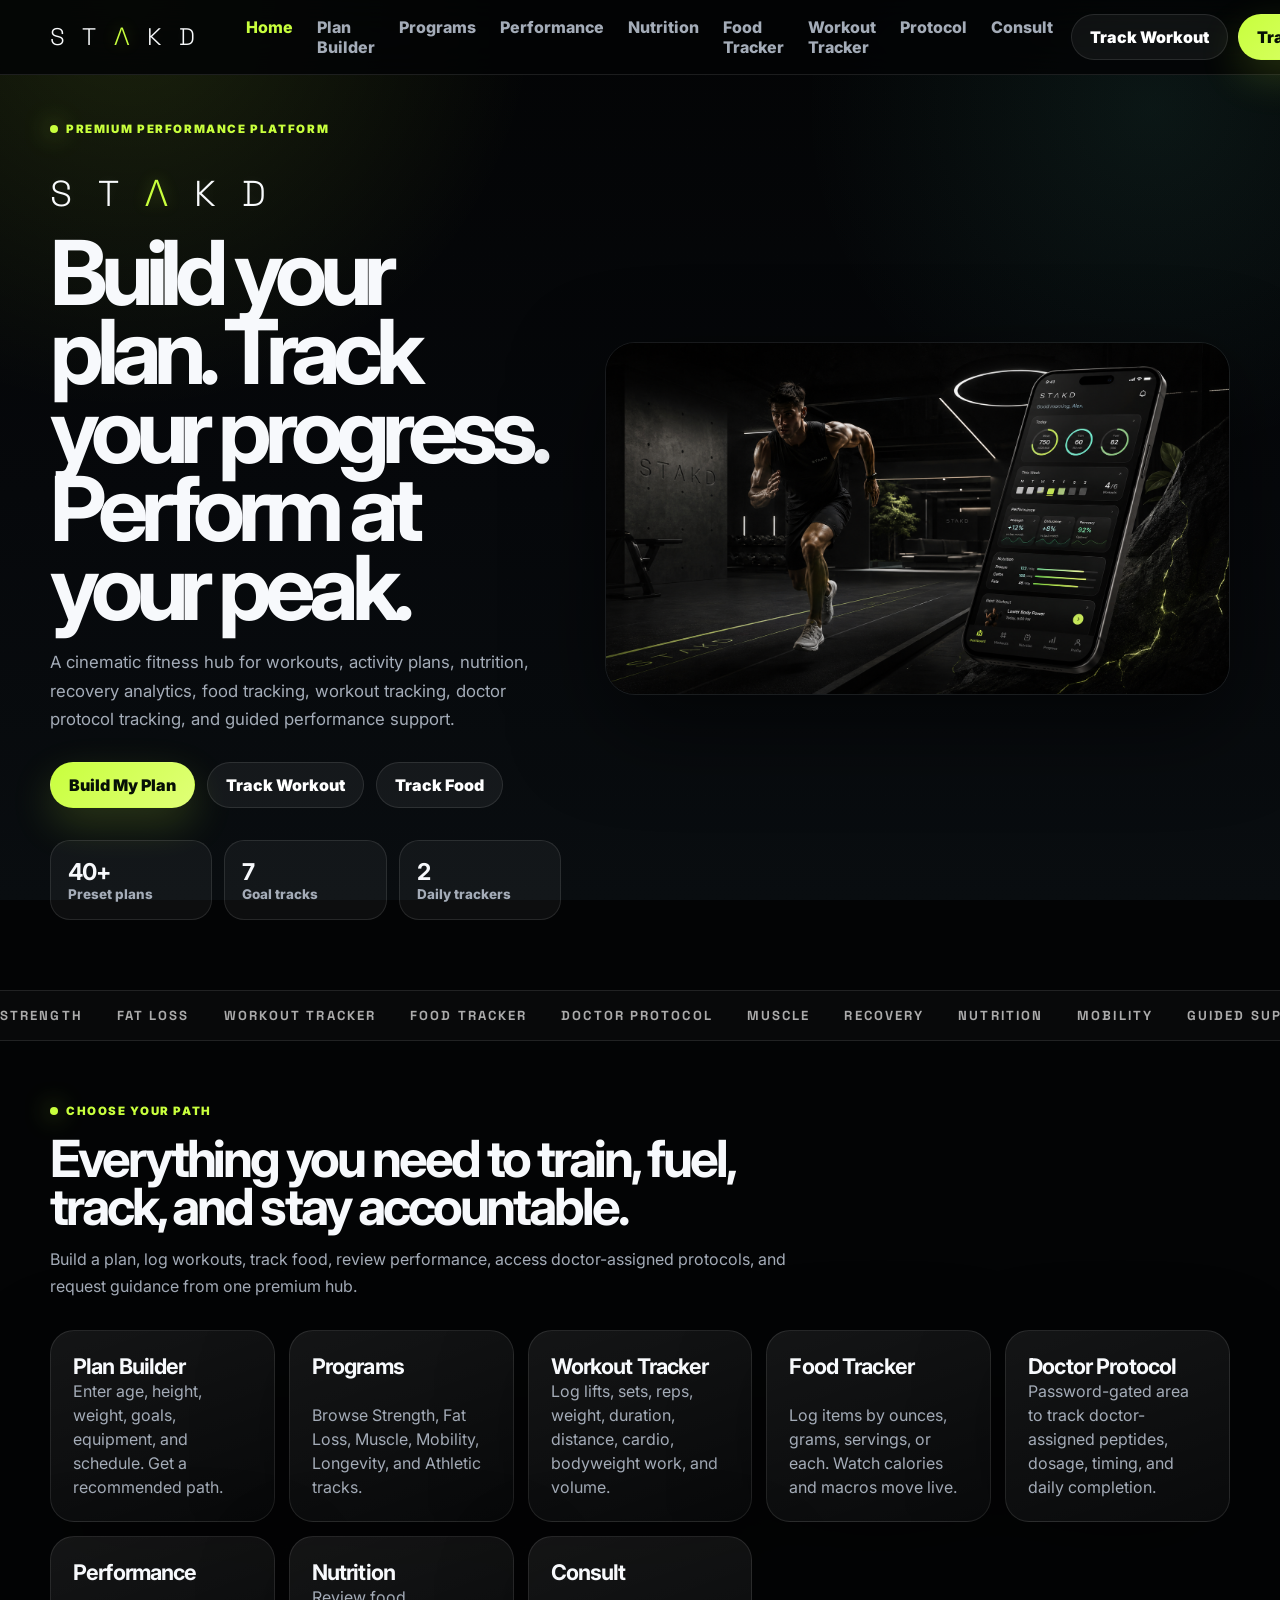
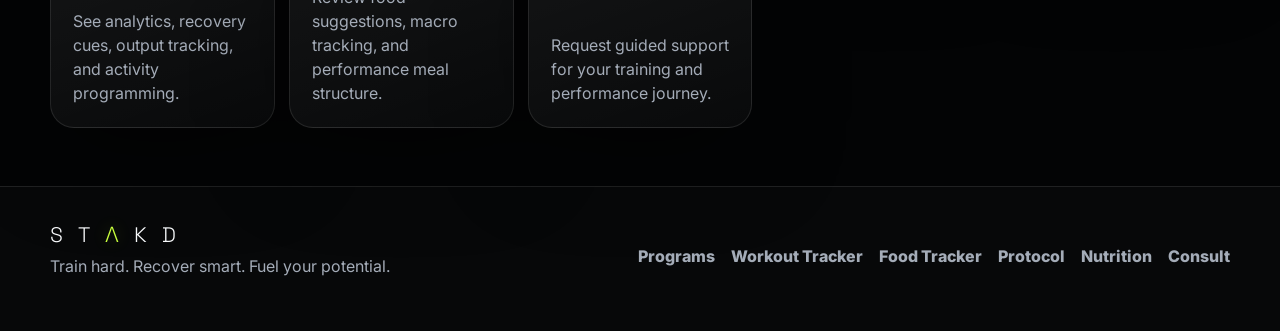
<file: index.html>
<!DOCTYPE html>
<html lang="en">
<head>
  <meta charset="UTF-8" />
  <meta name="viewport" content="width=device-width, initial-scale=1.0" />
  <meta name="description" content="STAKD is a premium fitness and performance hub for workouts, nutrition, recovery, food tracking, workout tracking, doctor protocol tracking, and guided support." />
  <title>STAKD | Train Hard. Recover Smart.</title>
  <link rel="preconnect" href="https://fonts.googleapis.com">
  <link rel="preconnect" href="https://fonts.gstatic.com" crossorigin>
  <link href="https://fonts.googleapis.com/css2?family=Inter:wght@200;300;400;500;600;700;800;900&family=Space+Grotesk:wght@300;400;500;700&display=swap" rel="stylesheet">
  <link rel="stylesheet" href="stakd-live.css?v=25" />
  <link rel="stylesheet" href="pages.css?v=26" />
  <link rel="stylesheet" href="logo-fix.css?v=1" />
</head>
<body>
  <header class="topbar">
    <div class="container nav">
      <a class="logo" href="index.html">STAKD</a>
      <button class="menu-toggle" data-menu-toggle aria-label="Open navigation" aria-expanded="false">☰</button>
      <nav class="navlinks" aria-label="Main navigation">
        <a class="active" href="index.html">Home</a>
        <a href="plan-builder.html">Plan Builder</a>
        <a href="programs.html">Programs</a>
        <a href="performance.html">Performance</a>
        <a href="nutrition.html">Nutrition</a>
        <a href="food-tracker.html">Food Tracker</a>
        <a href="workout-tracker.html">Workout Tracker</a>
        <a href="protocol.html">Protocol</a>
        <a href="consult.html">Consult</a>
      </nav>
      <div class="navcta">
        <a class="btn btn-dark" href="workout-tracker.html">Track Workout</a>
        <a class="btn btn-primary" href="food-tracker.html">Track Food</a>
      </div>
    </div>
  </header>

  <main id="top">
    <section class="hero">
      <div class="container hero-grid">
        <div class="hero-copy">
          <span class="eyebrow">Premium performance platform</span>
          <span class="ghostmark">STAKD</span>
          <h1>Build your plan. Track your progress. Perform at your peak.</h1>
          <p>A cinematic fitness hub for workouts, activity plans, nutrition, recovery analytics, food tracking, workout tracking, doctor protocol tracking, and guided performance support.</p>
          <div class="hero-actions">
            <a class="btn btn-primary" href="plan-builder.html">Build My Plan</a>
            <a class="btn btn-dark" href="workout-tracker.html">Track Workout</a>
            <a class="btn btn-dark" href="food-tracker.html">Track Food</a>
          </div>
          <div class="stats">
            <div class="stat"><strong>40+</strong><span>Preset plans</span></div>
            <div class="stat"><strong>7</strong><span>Goal tracks</span></div>
            <div class="stat"><strong>2</strong><span>Daily trackers</span></div>
          </div>
        </div>
        <div class="hero-art">
          <img src="94CE45E3-797E-4E48-82AD-0F35AB6672D9.png" alt="STAKD hero dashboard with athlete and app interface" />
        </div>
      </div>
    </section>

    <section class="ticker"><div class="ticker-track"><span>Strength</span><span>Fat Loss</span><span>Workout Tracker</span><span>Food Tracker</span><span>Doctor Protocol</span><span>Muscle</span><span>Recovery</span><span>Nutrition</span><span>Mobility</span><span>Guided Support</span><span>Strength</span><span>Fat Loss</span><span>Workout Tracker</span><span>Food Tracker</span><span>Doctor Protocol</span><span>Muscle</span><span>Recovery</span><span>Nutrition</span><span>Mobility</span><span>Guided Support</span></div></section>

    <section class="section section-tight">
      <div class="container">
        <div class="section-head"><span class="eyebrow">Choose your path</span><h2>Everything you need to train, fuel, track, and stay accountable.</h2><p>Build a plan, log workouts, track food, review performance, access doctor-assigned protocols, and request guidance from one premium hub.</p></div>
        <div class="home-route-grid">
          <a class="home-route" href="plan-builder.html"><strong>Plan Builder</strong><span>Enter age, height, weight, goals, equipment, and schedule. Get a recommended path.</span></a>
          <a class="home-route" href="programs.html"><strong>Programs</strong><span>Browse Strength, Fat Loss, Muscle, Mobility, Longevity, and Athletic tracks.</span></a>
          <a class="home-route" href="workout-tracker.html"><strong>Workout Tracker</strong><span>Log lifts, sets, reps, weight, duration, distance, cardio, bodyweight work, and volume.</span></a>
          <a class="home-route" href="food-tracker.html"><strong>Food Tracker</strong><span>Log items by ounces, grams, servings, or each. Watch calories and macros move live.</span></a>
          <a class="home-route" href="protocol.html"><strong>Doctor Protocol</strong><span>Password-gated area to track doctor-assigned peptides, dosage, timing, and daily completion.</span></a>
          <a class="home-route" href="performance.html"><strong>Performance</strong><span>See analytics, recovery cues, output tracking, and activity programming.</span></a>
          <a class="home-route" href="nutrition.html"><strong>Nutrition</strong><span>Review food suggestions, macro tracking, and performance meal structure.</span></a>
          <a class="home-route" href="consult.html"><strong>Consult</strong><span>Request guided support for your training and performance journey.</span></a>
        </div>
      </div>
    </section>
  </main>

  <footer class="footer"><div class="container footer-shell"><div><a class="logo" href="index.html">STAKD</a><p>Train hard. Recover smart. Fuel your potential.</p></div><div class="footer-links"><a href="programs.html">Programs</a><a href="workout-tracker.html">Workout Tracker</a><a href="food-tracker.html">Food Tracker</a><a href="protocol.html">Protocol</a><a href="nutrition.html">Nutrition</a><a href="consult.html">Consult</a></div></div></footer>
  <script src="nav.js?v=5"></script>
</body>
</html>
</file>
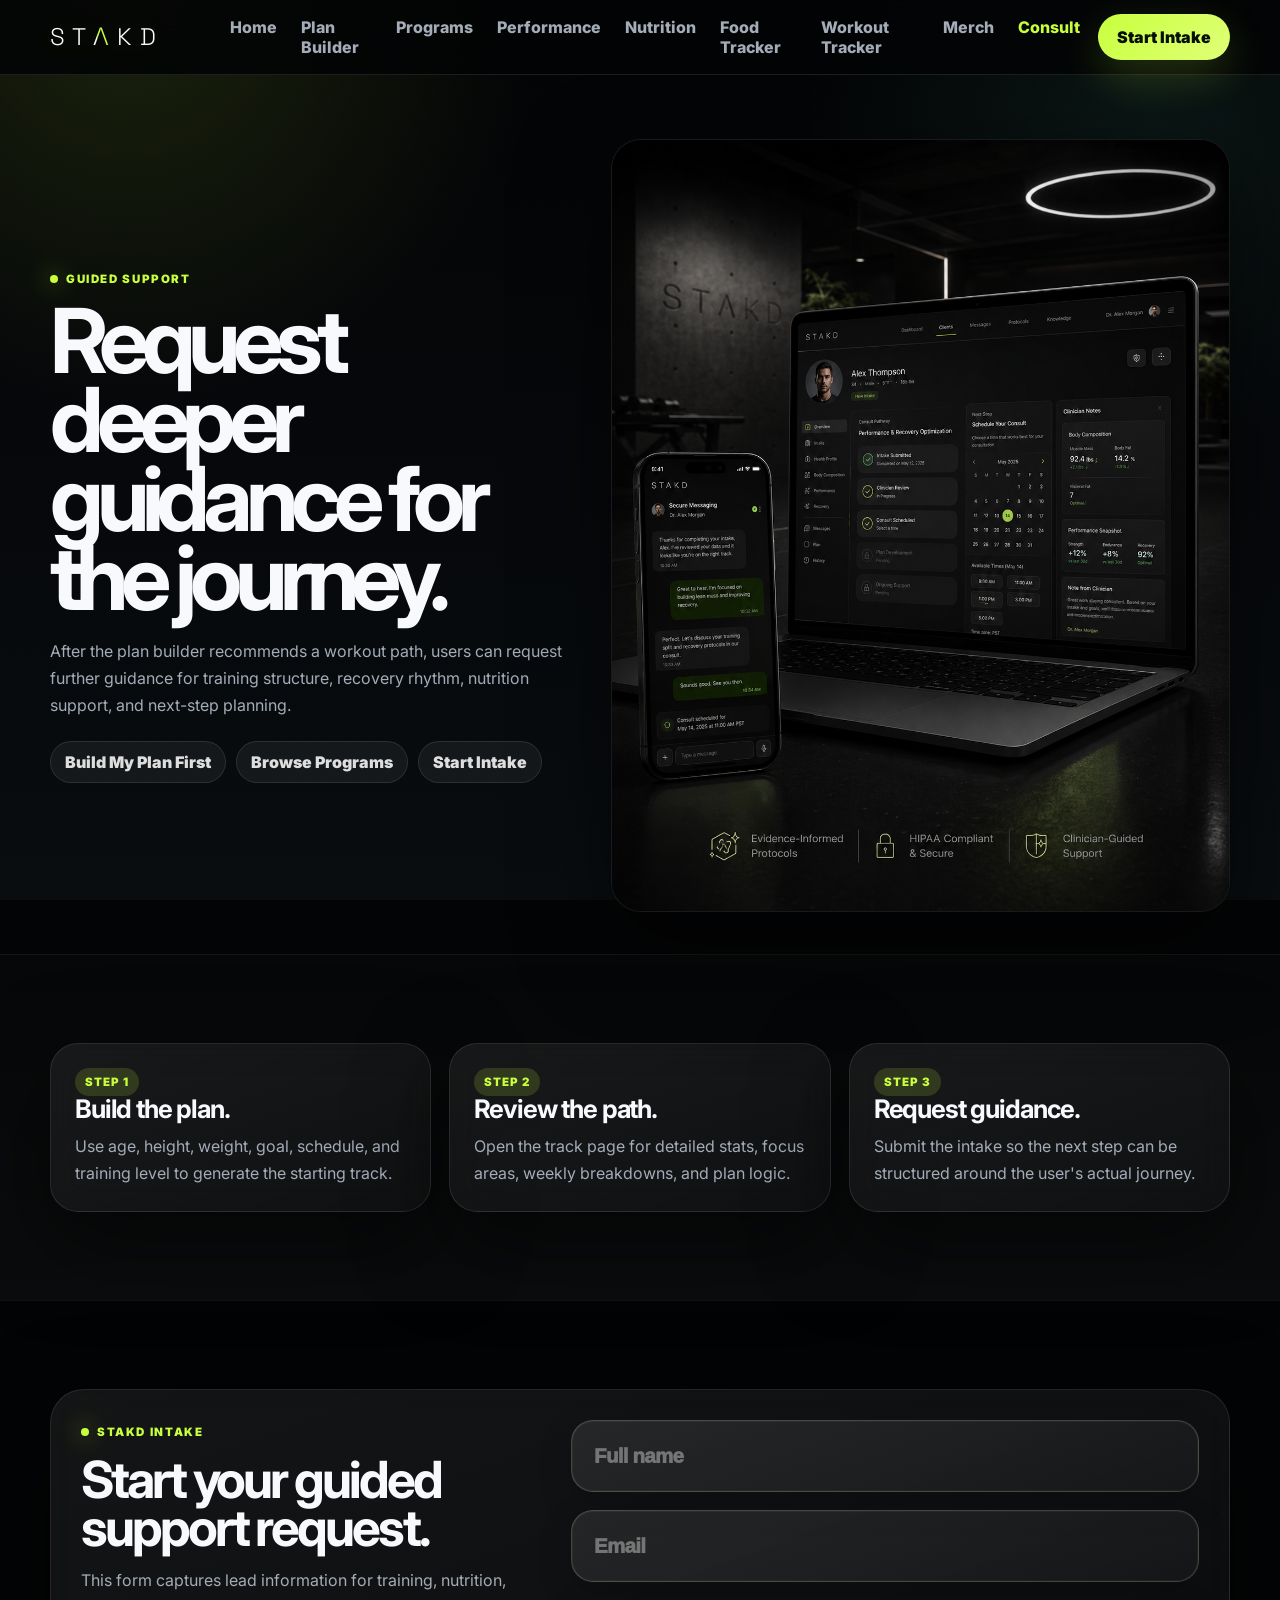
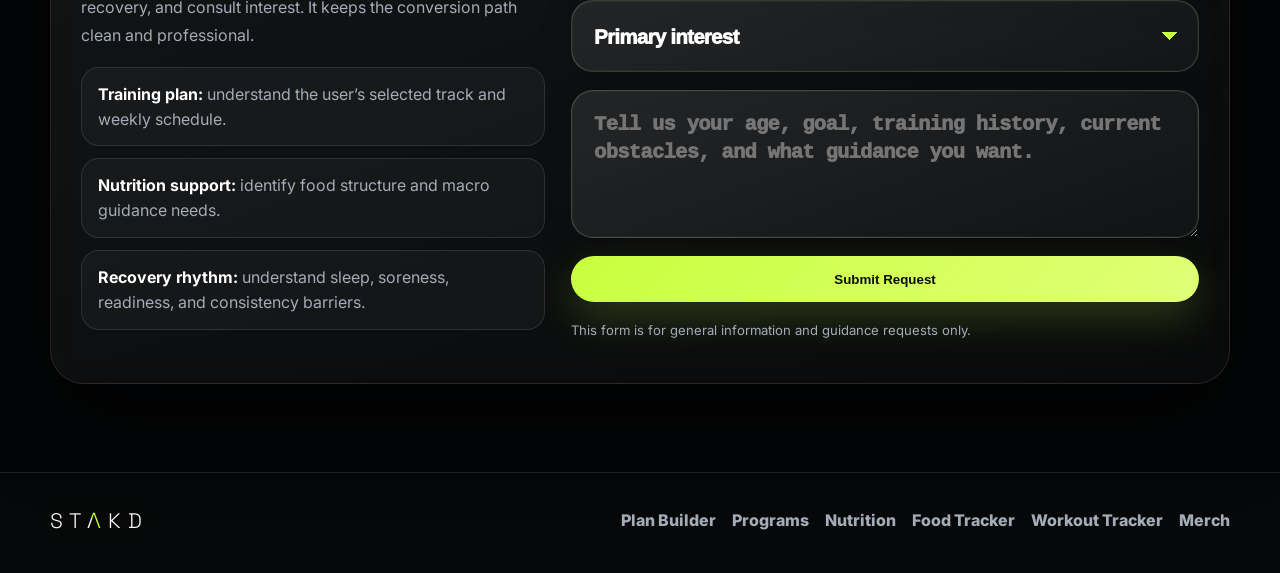
<file: consult.html>
<!DOCTYPE html><html lang="en"><head><meta charset="UTF-8"><meta name="viewport" content="width=device-width, initial-scale=1.0"><title>STAKD | Guided Support</title><link rel="preconnect" href="https://fonts.googleapis.com"><link rel="preconnect" href="https://fonts.gstatic.com" crossorigin><link href="https://fonts.googleapis.com/css2?family=Inter:wght@200;300;400;500;600;700;800;900&family=Space+Grotesk:wght@300;400;500;700&display=swap" rel="stylesheet"><link rel="stylesheet" href="stakd-live.css?v=20"><link rel="stylesheet" href="pages.css?v=20"><link rel="stylesheet" href="form-uniform.css?v=3"></head><body><header class="topbar"><div class="container nav"><a class="logo" href="index.html">STAKD</a><button class="menu-toggle" data-menu-toggle aria-label="Open navigation">☰</button><nav class="navlinks"><a href="index.html">Home</a><a href="plan-builder.html">Plan Builder</a><a href="programs.html">Programs</a><a href="performance.html">Performance</a><a href="nutrition.html">Nutrition</a><a href="food-tracker.html">Food Tracker</a><a href="workout-tracker.html">Workout Tracker</a><a href="merch.html">Merch</a><a class="active" href="consult.html">Consult</a></nav><div class="navcta"><a class="btn btn-primary" href="#consult-form">Start Intake</a></div></div></header><main><section class="page-hero"><div class="container page-hero-grid"><div><span class="eyebrow">Guided Support</span><h1>Request deeper guidance for the journey.</h1><p>After the plan builder recommends a workout path, users can request further guidance for training structure, recovery rhythm, nutrition support, and next-step planning.</p><div class="hero-mini-nav"><a href="plan-builder.html">Build My Plan First</a><a href="programs.html">Browse Programs</a><a href="#consult-form">Start Intake</a></div></div><div class="page-hero-img"><img src="84A07037-4C45-4E5B-ADD9-18933054A563.png" alt="STAKD guided support interface"></div></div></section><section class="section section-alt"><div class="container page-card-grid"><div class="page-card"><span class="mini">Step 1</span><h3>Build the plan.</h3><p>Use age, height, weight, goal, schedule, and training level to generate the starting track.</p></div><div class="page-card"><span class="mini">Step 2</span><h3>Review the path.</h3><p>Open the track page for detailed stats, focus areas, weekly breakdowns, and plan logic.</p></div><div class="page-card"><span class="mini">Step 3</span><h3>Request guidance.</h3><p>Submit the intake so the next step can be structured around the user's actual journey.</p></div></div></section><section class="section" id="consult-form"><div class="container"><div class="consult-card"><div><span class="eyebrow">STAKD Intake</span><h2>Start your guided support request.</h2><p>This form captures lead information for training, nutrition, recovery, and consult interest. It keeps the conversion path clean and professional.</p><div class="feature-list"><div><strong>Training plan:</strong> understand the user’s selected track and weekly schedule.</div><div><strong>Nutrition support:</strong> identify food structure and macro guidance needs.</div><div><strong>Recovery rhythm:</strong> understand sleep, soreness, readiness, and consistency barriers.</div></div></div><form class="form" id="leadForm"><input type="text" placeholder="Full name" required><input type="email" placeholder="Email" required><select required><option value="">Primary interest</option><option>Training Program</option><option>Nutrition Support</option><option>Recovery Optimization</option><option>Guided Performance Consult</option><option>Full STAKD Plan</option></select><textarea placeholder="Tell us your age, goal, training history, current obstacles, and what guidance you want."></textarea><button class="btn btn-primary" type="submit">Submit Request</button><p class="fine">This form is for general information and guidance requests only.</p></form></div></div></section></main><footer class="footer"><div class="container footer-shell"><a class="logo" href="index.html">STAKD</a><div class="footer-links"><a href="plan-builder.html">Plan Builder</a><a href="programs.html">Programs</a><a href="nutrition.html">Nutrition</a><a href="food-tracker.html">Food Tracker</a><a href="workout-tracker.html">Workout Tracker</a><a href="merch.html">Merch</a></div></div></footer><script src="nav.js?v=5"></script><script src="stakd-live.js?v=20"></script></body></html>
</file>
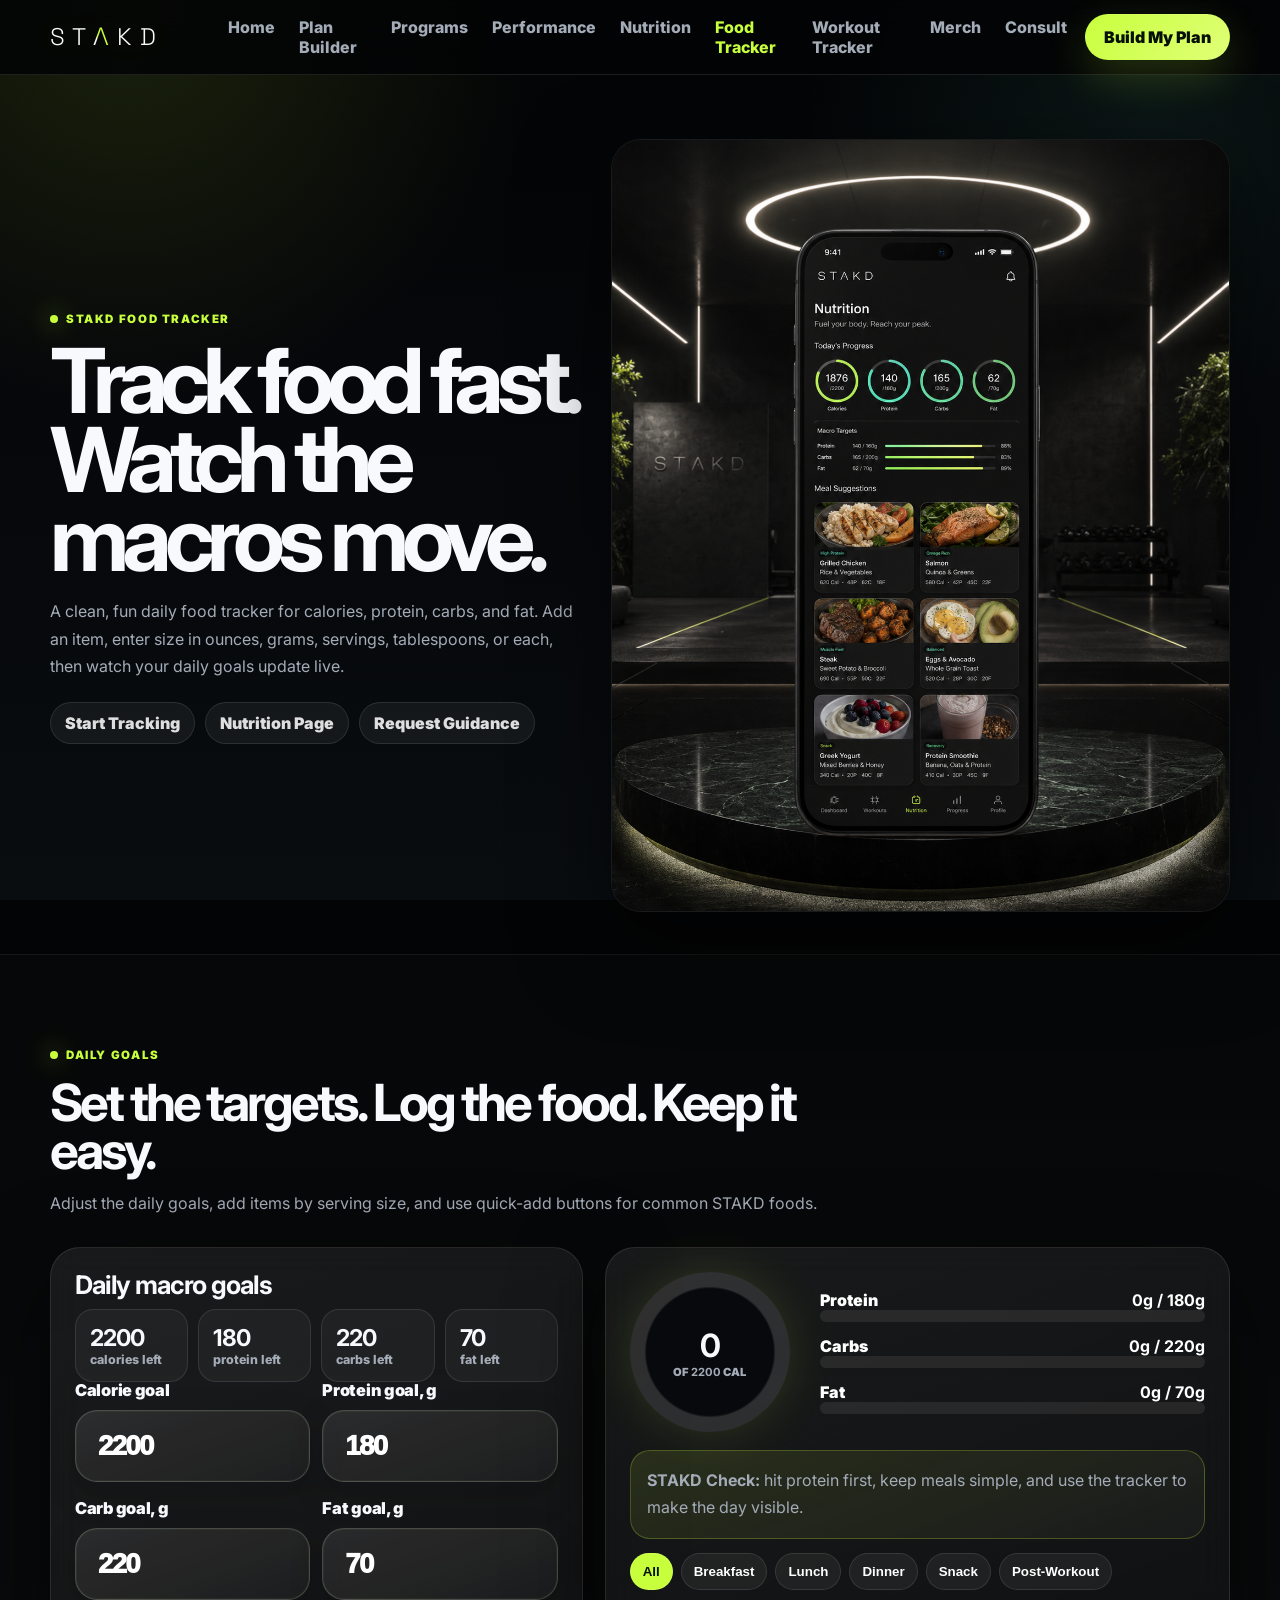
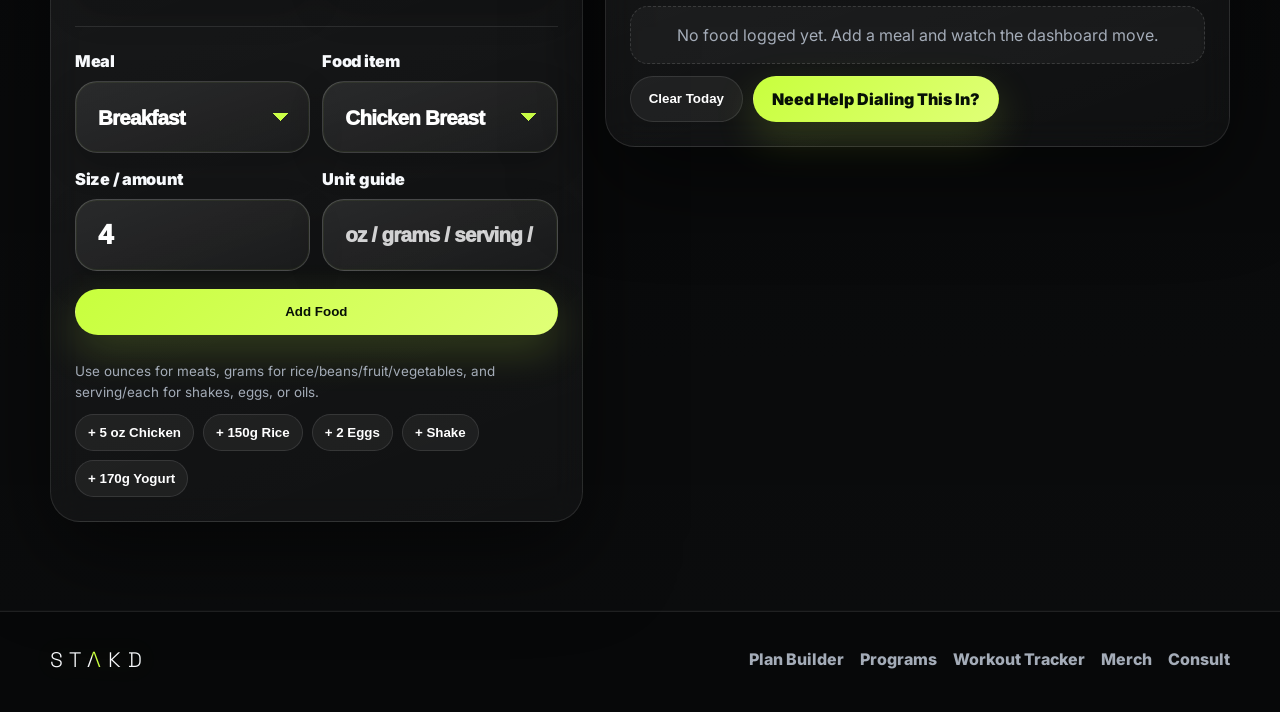
<file: food-tracker.html>
<!DOCTYPE html><html lang="en"><head><meta charset="UTF-8"><meta name="viewport" content="width=device-width, initial-scale=1.0"><title>STAKD | Food Tracker</title><link rel="preconnect" href="https://fonts.googleapis.com"><link rel="preconnect" href="https://fonts.gstatic.com" crossorigin><link href="https://fonts.googleapis.com/css2?family=Inter:wght@200;300;400;500;600;700;800;900&family=Space+Grotesk:wght@300;400;500;700&display=swap" rel="stylesheet"><link rel="stylesheet" href="stakd-live.css?v=20"><link rel="stylesheet" href="pages.css?v=20"><link rel="stylesheet" href="food-tracker.css?v=20"><link rel="stylesheet" href="form-uniform.css?v=3"></head><body><header class="topbar"><div class="container nav"><a class="logo" href="index.html">STAKD</a><button class="menu-toggle" data-menu-toggle aria-label="Open navigation">☰</button><nav class="navlinks"><a href="index.html">Home</a><a href="plan-builder.html">Plan Builder</a><a href="programs.html">Programs</a><a href="performance.html">Performance</a><a href="nutrition.html">Nutrition</a><a class="active" href="food-tracker.html">Food Tracker</a><a href="workout-tracker.html">Workout Tracker</a><a href="merch.html">Merch</a><a href="consult.html">Consult</a></nav><div class="navcta"><a class="btn btn-primary" href="plan-builder.html">Build My Plan</a></div></div></header><main><section class="page-hero"><div class="container page-hero-grid"><div><span class="eyebrow">STAKD Food Tracker</span><h1>Track food fast. Watch the macros move.</h1><p>A clean, fun daily food tracker for calories, protein, carbs, and fat. Add an item, enter size in ounces, grams, servings, tablespoons, or each, then watch your daily goals update live.</p><div class="hero-mini-nav"><a href="#tracker">Start Tracking</a><a href="nutrition.html">Nutrition Page</a><a href="consult.html">Request Guidance</a></div></div><div class="page-hero-img"><img src="C9468893-6D4C-471D-B0A9-2727566EF8BC.png" alt="STAKD nutrition dashboard"></div></div></section><section class="section section-alt" id="tracker"><div class="container"><div class="section-head"><span class="eyebrow">Daily Goals</span><h2>Set the targets. Log the food. Keep it easy.</h2><p>Adjust the daily goals, add items by serving size, and use quick-add buttons for common STAKD foods.</p></div><div class="tracker-shell"><div class="tracker-card"><h3>Daily macro goals</h3><div class="goal-grid"><div class="goal-box"><strong id="remainingCalories">0</strong><span>calories left</span></div><div class="goal-box"><strong id="remainingProtein">0</strong><span>protein left</span></div><div class="goal-box"><strong id="remainingCarbs">0</strong><span>carbs left</span></div><div class="goal-box"><strong id="remainingFat">0</strong><span>fat left</span></div></div><form class="tracker-form" id="foodForm"><div class="two-col"><div><label for="goalCalories">Calorie goal</label><input id="goalCalories" type="number" value="2200" min="800"></div><div><label for="goalProtein">Protein goal, g</label><input id="goalProtein" type="number" value="180" min="20"></div></div><div class="two-col"><div><label for="goalCarbs">Carb goal, g</label><input id="goalCarbs" type="number" value="220" min="20"></div><div><label for="goalFat">Fat goal, g</label><input id="goalFat" type="number" value="70" min="10"></div></div><hr style="border:0;border-top:1px solid rgba(255,255,255,.1);width:100%;margin:8px 0"><div class="two-col"><div><label for="meal">Meal</label><select id="meal" name="meal"><option>Breakfast</option><option>Lunch</option><option>Dinner</option><option>Snack</option><option>Post-Workout</option></select></div><div><label for="foodSelect">Food item</label><select id="foodSelect" name="food"><option value="Chicken Breast">Chicken Breast</option><option value="Custom">Custom Food</option></select></div></div><div class="two-col"><div><label for="qty">Size / amount</label><input id="qty" name="qty" type="number" step="0.1" value="4" min="0.1"></div><div><label>Unit guide</label><input value="oz / grams / serving / each" disabled></div></div><div class="three-col" id="customFields" style="display:none"><div><label>Custom name</label><input name="customName" placeholder="Turkey Wrap"></div><div><label>Unit</label><input name="customUnit" placeholder="serving / oz / g"></div><div><label>Calories</label><input name="customCal" type="number" placeholder="350"></div><div><label>Protein, g</label><input name="customProtein" type="number" placeholder="35"></div><div><label>Carbs, g</label><input name="customCarbs" type="number" placeholder="30"></div><div><label>Fat, g</label><input name="customFat" type="number" placeholder="12"></div></div><button class="btn btn-primary" type="submit">Add Food</button><p class="tracker-tip">Use ounces for meats, grams for rice/beans/fruit/vegetables, and serving/each for shakes, eggs, or oils.</p></form><div class="quick-foods"><button data-quick="Chicken Breast" data-qty="5" data-meal="Lunch">+ 5 oz Chicken</button><button data-quick="White Rice Cooked" data-qty="150" data-meal="Lunch">+ 150g Rice</button><button data-quick="Eggs" data-qty="2" data-meal="Breakfast">+ 2 Eggs</button><button data-quick="Protein Shake" data-qty="1" data-meal="Post-Workout">+ Shake</button><button data-quick="Greek Yogurt" data-qty="170" data-meal="Snack">+ 170g Yogurt</button></div></div><div class="tracker-card"><div class="macro-dashboard"><div class="cal-ring" id="calRing"><div><strong id="calTotal">0</strong><span>of <b id="calGoal">2200</b> cal</span></div></div><div class="macro-bars"><div><div class="macro-row-top"><span>Protein</span><strong id="proteinText">0g / 180g</strong></div><div class="macro-bar"><span class="protein" id="proteinBar"></span></div></div><div><div class="macro-row-top"><span>Carbs</span><strong id="carbsText">0g / 220g</strong></div><div class="macro-bar"><span class="carbs" id="carbsBar"></span></div></div><div><div class="macro-row-top"><span>Fat</span><strong id="fatText">0g / 70g</strong></div><div class="macro-bar"><span class="fat" id="fatBar"></span></div></div></div></div><div class="fun-note"><p><strong>STAKD Check:</strong> hit protein first, keep meals simple, and use the tracker to make the day visible.</p></div><div class="meal-filter"><button class="active" data-filter="all">All</button><button data-filter="Breakfast">Breakfast</button><button data-filter="Lunch">Lunch</button><button data-filter="Dinner">Dinner</button><button data-filter="Snack">Snack</button><button data-filter="Post-Workout">Post-Workout</button></div><div class="food-log" id="foodLog"></div><div class="tracker-actions"><button class="btn btn-dark" id="clearFood" type="button">Clear Today</button><a class="btn btn-primary" href="consult.html">Need Help Dialing This In?</a></div></div></div></div></section></main><footer class="footer"><div class="container footer-shell"><a class="logo" href="index.html">STAKD</a><div class="footer-links"><a href="plan-builder.html">Plan Builder</a><a href="programs.html">Programs</a><a href="workout-tracker.html">Workout Tracker</a><a href="merch.html">Merch</a><a href="consult.html">Consult</a></div></div></footer><script src="nav.js?v=5"></script><script src="food-tracker.js?v=20"></script></body></html>
</file>
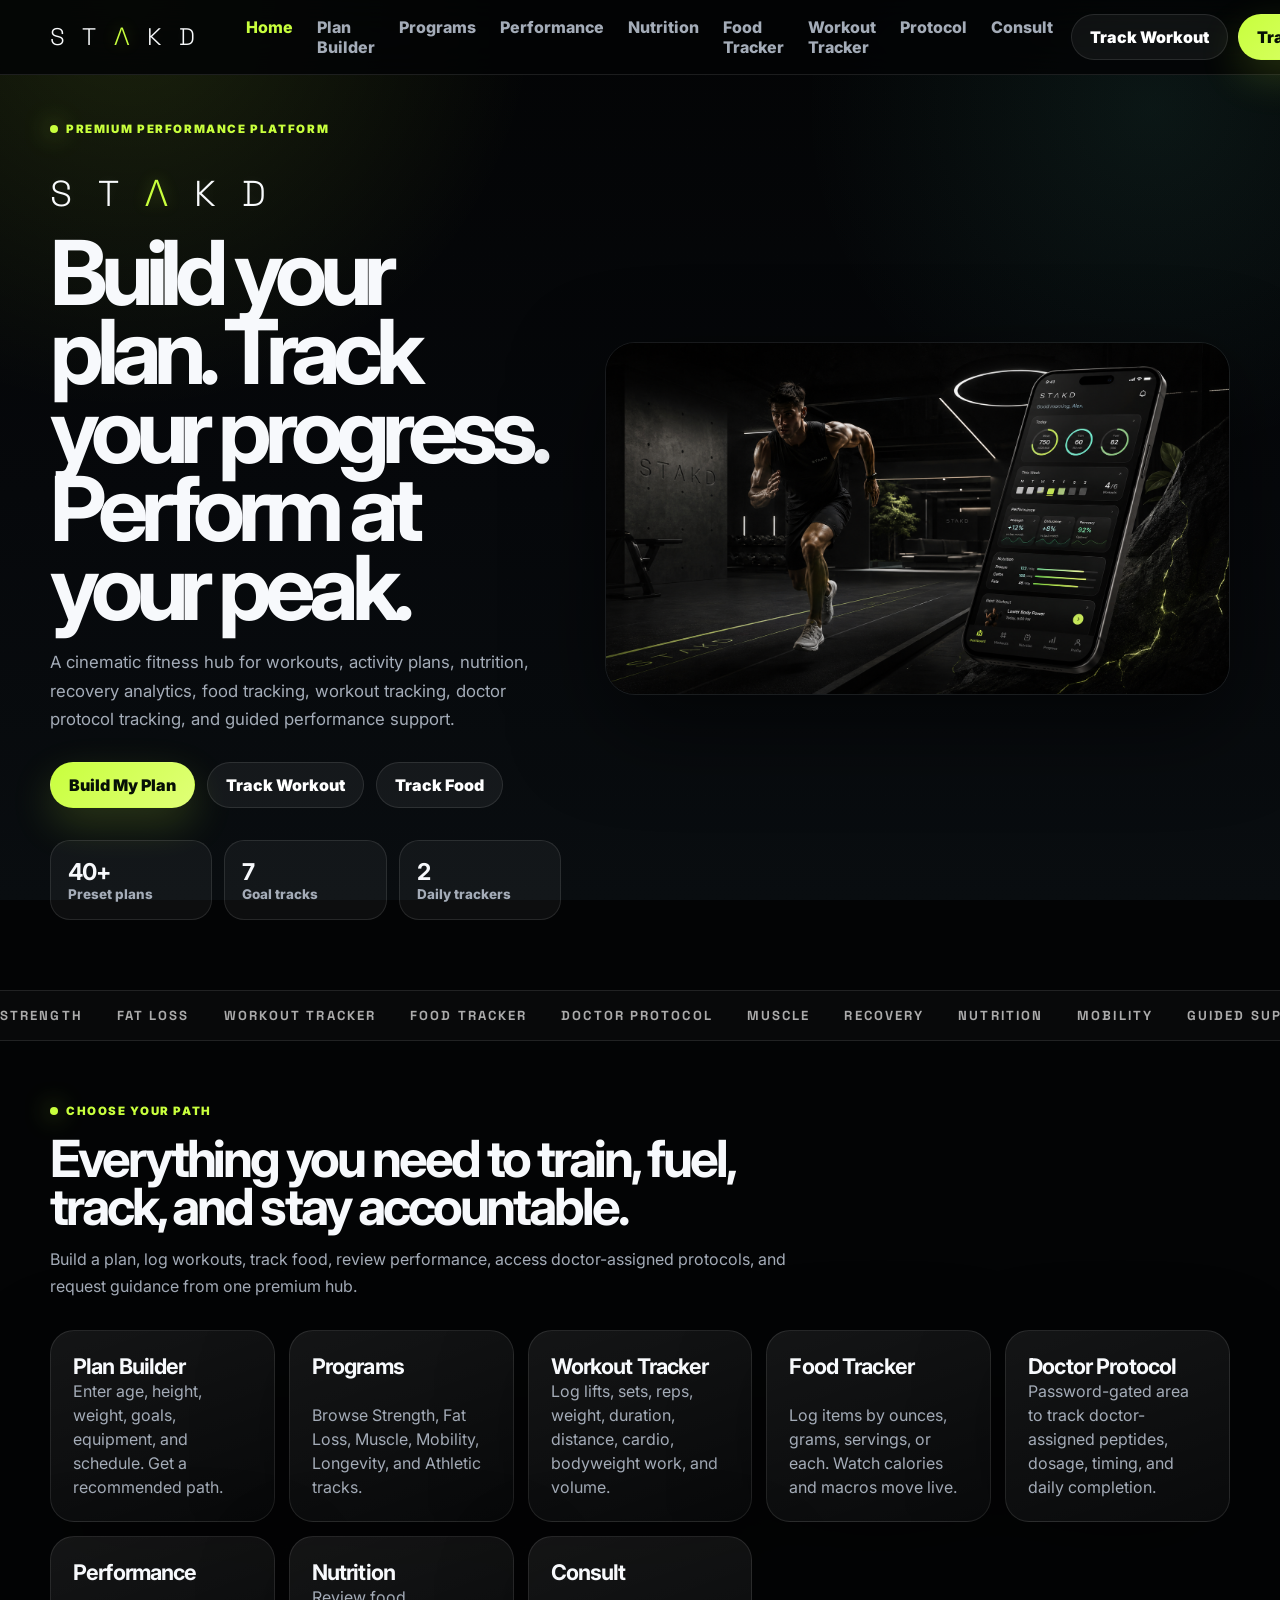
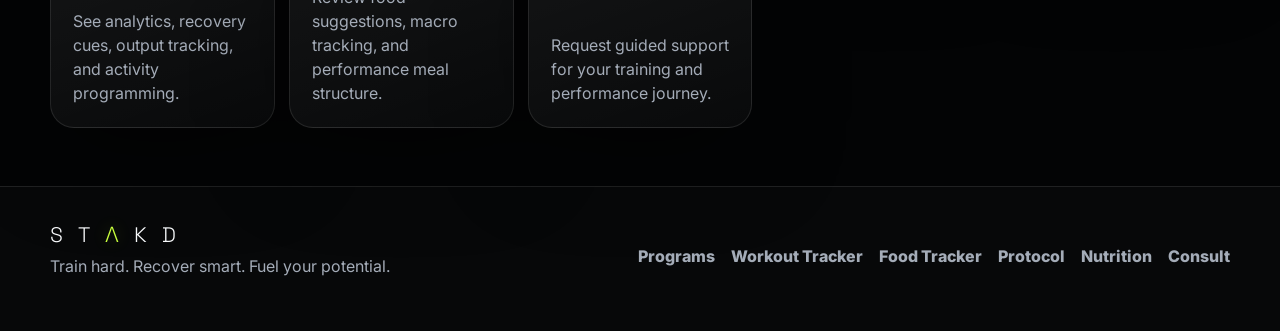
<file: merch.html>
<!DOCTYPE html><html lang="en"><head><meta charset="UTF-8"><meta name="viewport" content="width=device-width, initial-scale=1.0"><meta http-equiv="refresh" content="0; url=index.html?v=22"><title>STAKD | Merch Offline</title><link rel="stylesheet" href="stakd-live.css?v=22"><link rel="stylesheet" href="pages.css?v=22"></head><body><main><section class="page-hero"><div class="container"><span class="eyebrow">STAKD</span><h1>Merch is offline.</h1><p>STAKD merch is currently unavailable while the store is being prepared.</p><div class="hero-mini-nav"><a href="index.html?v=22">Return Home</a><a href="protocol.html?v=3">Protocol Tracker</a><a href="food-tracker.html?v=20">Track Food</a></div></div></section></main><script>window.location.replace('index.html?v=22');</script></body></html>
</file>
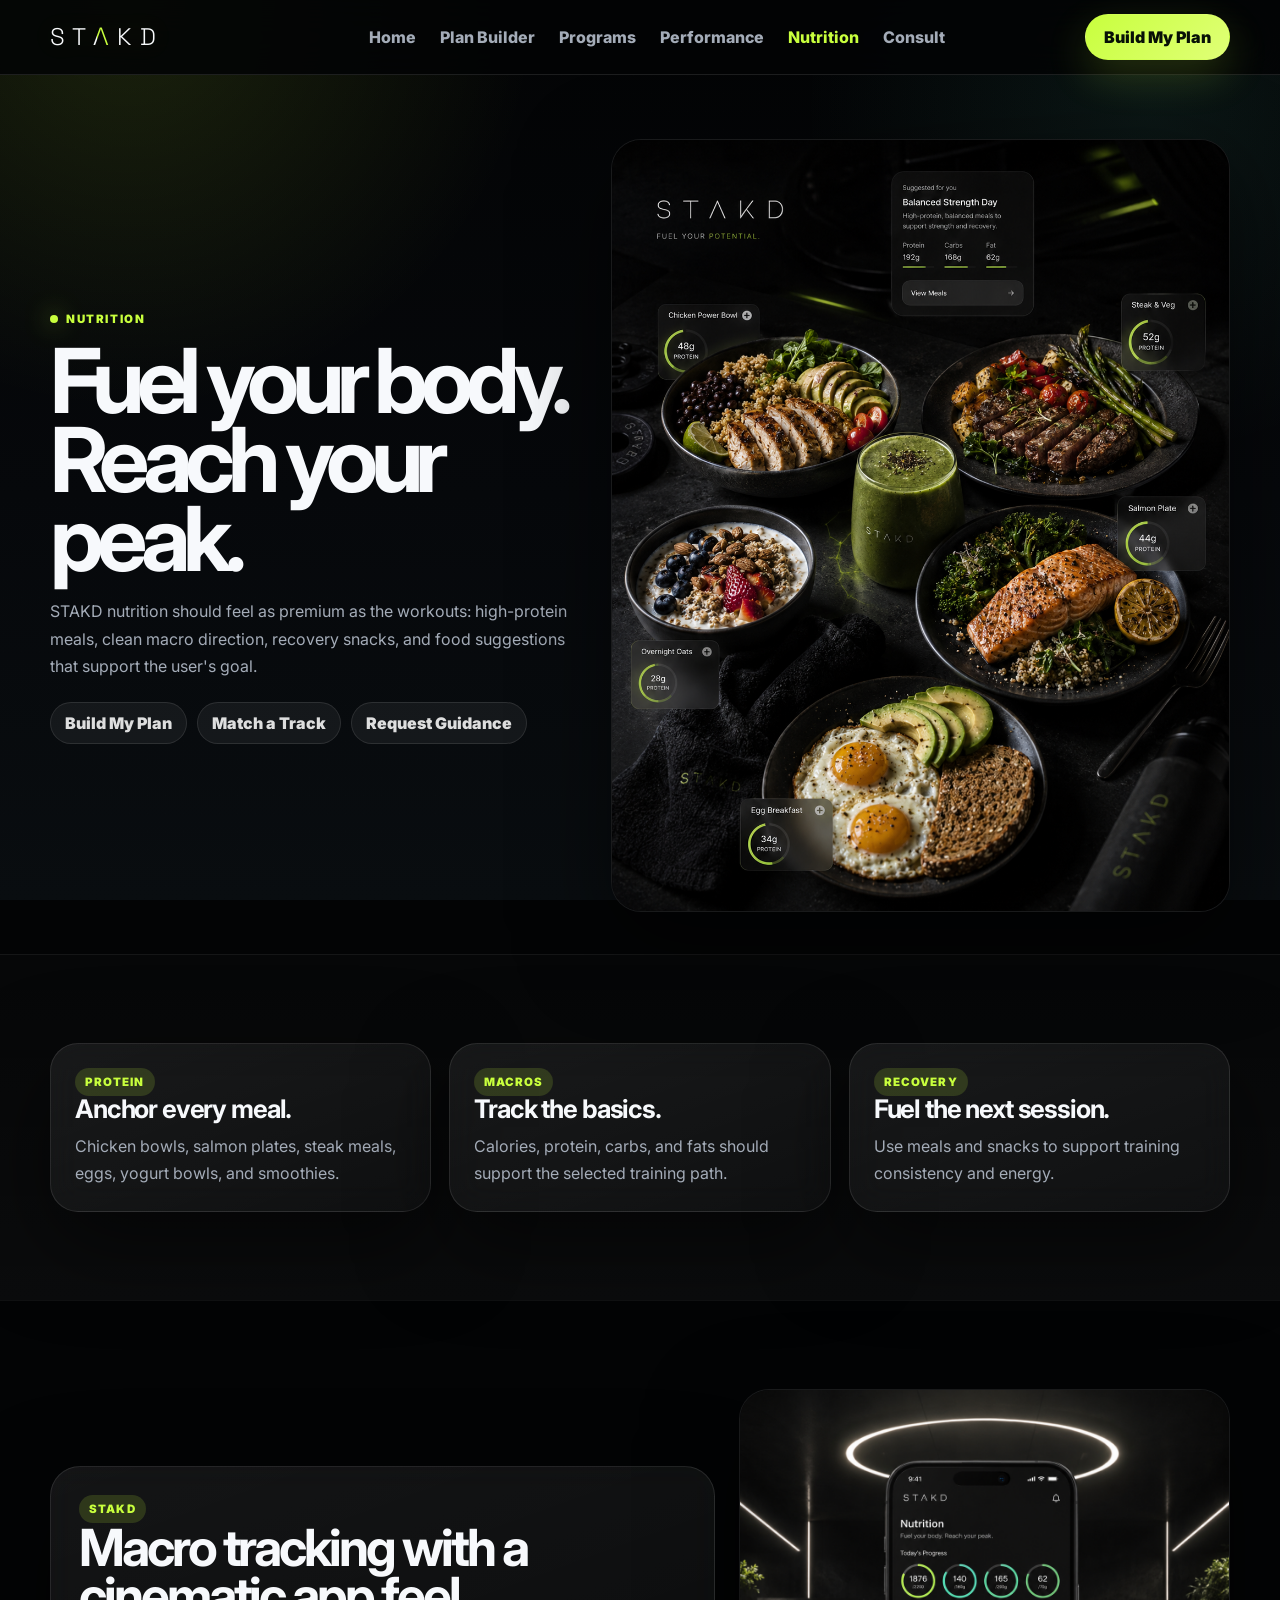
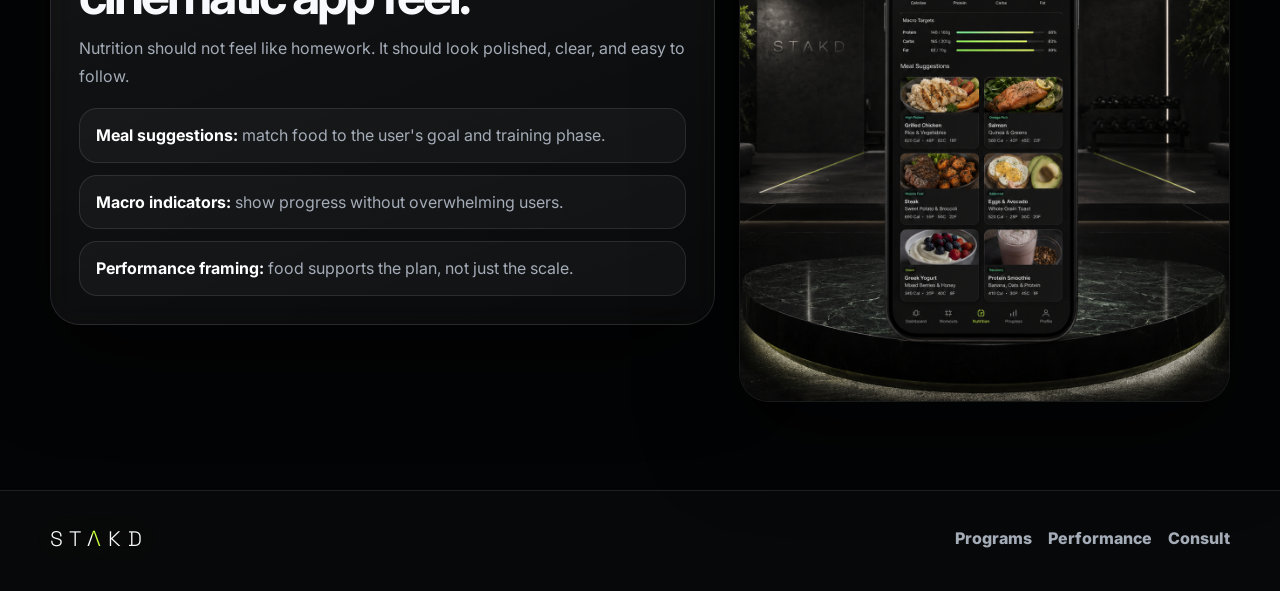
<file: nutrition.html>
<!DOCTYPE html><html lang="en"><head><meta charset="UTF-8"><meta name="viewport" content="width=device-width, initial-scale=1.0"><title>STAKD | Nutrition</title><link rel="preconnect" href="https://fonts.googleapis.com"><link rel="preconnect" href="https://fonts.gstatic.com" crossorigin><link href="https://fonts.googleapis.com/css2?family=Inter:wght@400;500;600;700;800;900&family=Space+Grotesk:wght@400;500;700&display=swap" rel="stylesheet"><link rel="stylesheet" href="stakd-live.css?v=8"><link rel="stylesheet" href="pages.css?v=1"></head><body><header class="topbar"><div class="container nav"><a class="logo" href="index.html">STAKD</a><button class="menu-toggle" data-menu-toggle aria-label="Open navigation">☰</button><nav class="navlinks"><a href="index.html">Home</a><a href="plan-builder.html">Plan Builder</a><a href="programs.html">Programs</a><a href="performance.html">Performance</a><a class="active" href="nutrition.html">Nutrition</a><a href="consult.html">Consult</a></nav><div class="navcta"><a class="btn btn-primary" href="plan-builder.html">Build My Plan</a></div></div></header><main><section class="page-hero"><div class="container page-hero-grid"><div><span class="eyebrow">Nutrition</span><h1>Fuel your body. Reach your peak.</h1><p>STAKD nutrition should feel as premium as the workouts: high-protein meals, clean macro direction, recovery snacks, and food suggestions that support the user's goal.</p><div class="hero-mini-nav"><a href="plan-builder.html">Build My Plan</a><a href="programs.html">Match a Track</a><a href="consult.html">Request Guidance</a></div></div><div class="page-hero-img"><img src="9C01983F-8B13-4765-9BB7-650E5D5BCA58.png" alt="STAKD performance meals"></div></div></section><section class="section section-alt"><div class="container page-card-grid"><div class="page-card"><span class="mini">Protein</span><h3>Anchor every meal.</h3><p>Chicken bowls, salmon plates, steak meals, eggs, yogurt bowls, and smoothies.</p></div><div class="page-card"><span class="mini">Macros</span><h3>Track the basics.</h3><p>Calories, protein, carbs, and fats should support the selected training path.</p></div><div class="page-card"><span class="mini">Recovery</span><h3>Fuel the next session.</h3><p>Use meals and snacks to support training consistency and energy.</p></div></div></section><section class="section"><div class="container split reverse"><div class="copy-panel"><span class="mini">STAKD</span><h2>Macro tracking with a cinematic app feel.</h2><p>Nutrition should not feel like homework. It should look polished, clear, and easy to follow.</p><div class="feature-list"><div><strong>Meal suggestions:</strong> match food to the user's goal and training phase.</div><div><strong>Macro indicators:</strong> show progress without overwhelming users.</div><div><strong>Performance framing:</strong> food supports the plan, not just the scale.</div></div></div><div class="imagebox phone"><img src="C9468893-6D4C-471D-B0A9-2727566EF8BC.png" alt="STAKD nutrition app"></div></div></section></main><footer class="footer"><div class="container footer-shell"><a class="logo" href="index.html">STAKD</a><div class="footer-links"><a href="programs.html">Programs</a><a href="performance.html">Performance</a><a href="consult.html">Consult</a></div></div></footer><script src="nav.js?v=1"></script></body></html>
</file>
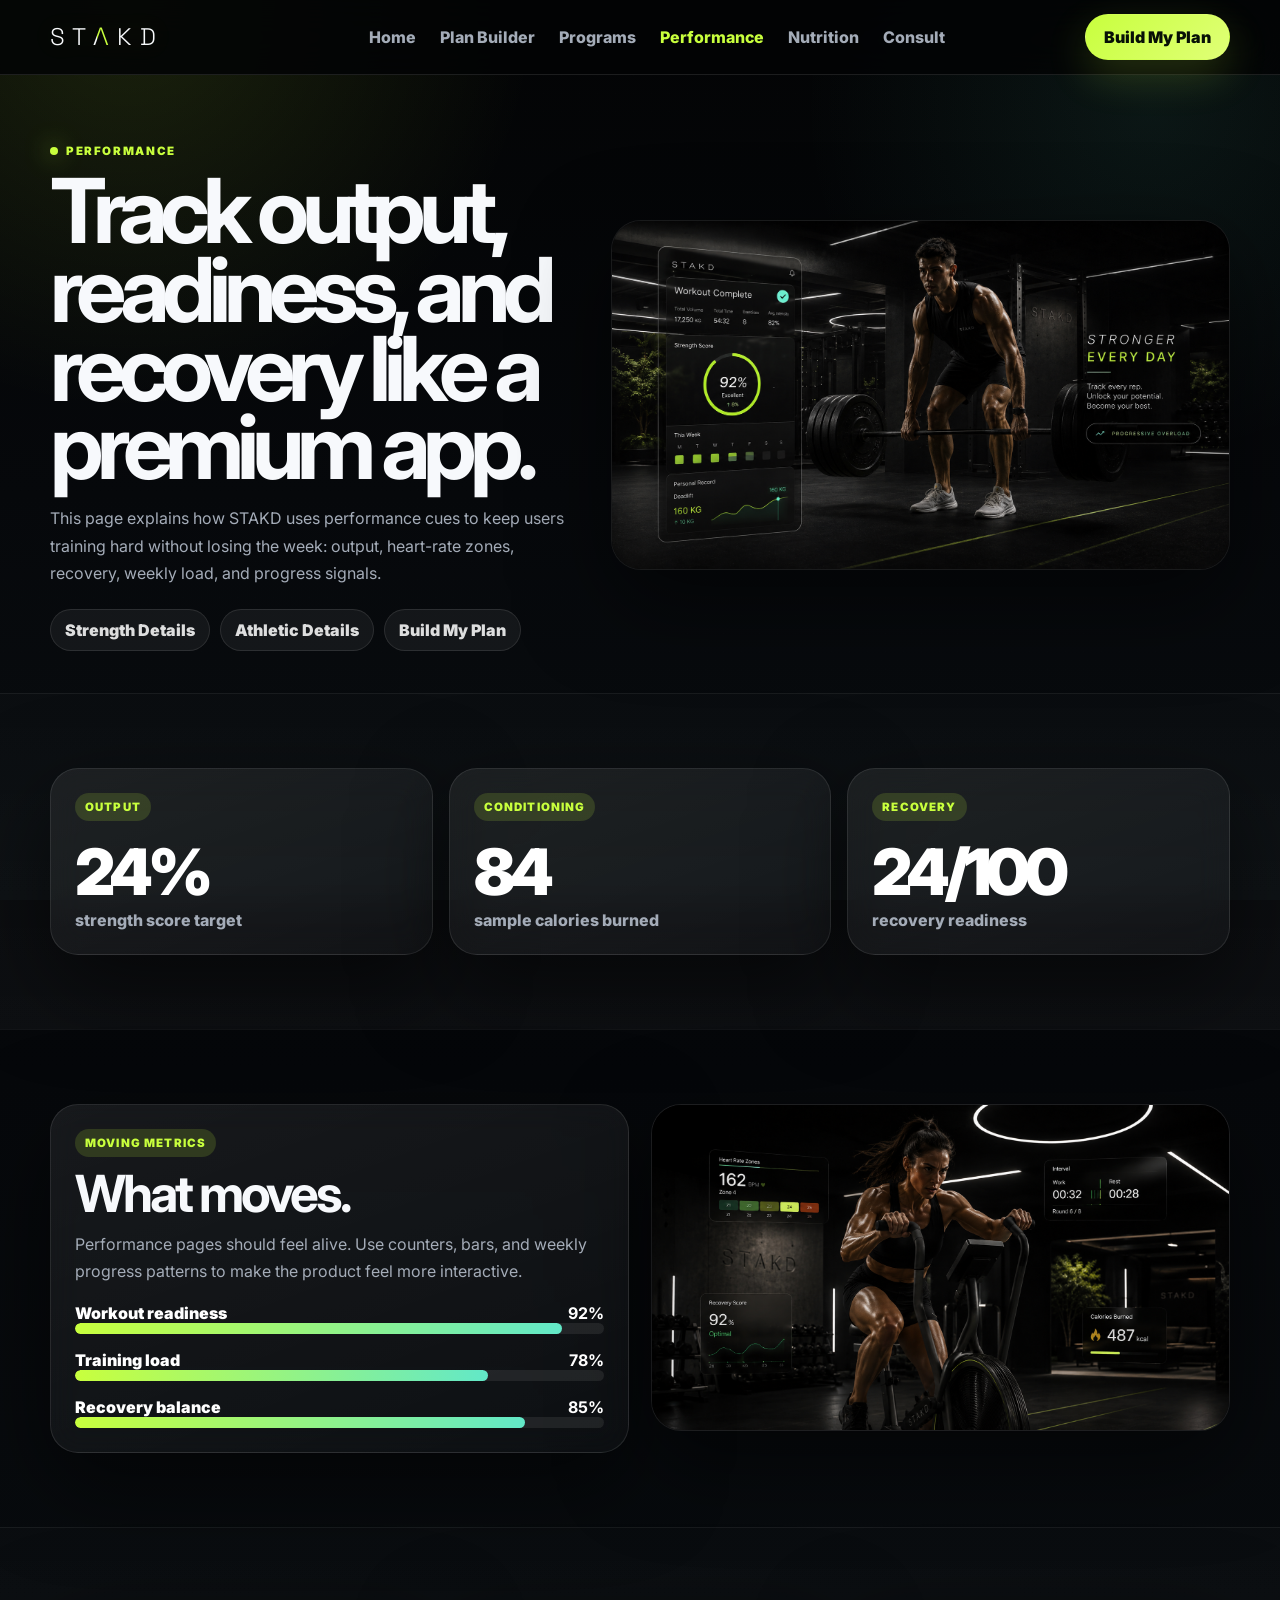
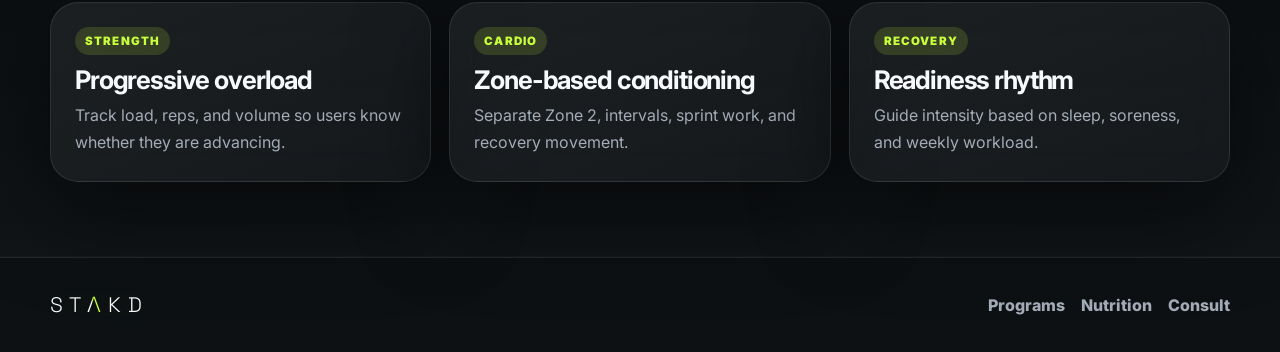
<file: performance.html>
<!DOCTYPE html><html lang="en"><head><meta charset="UTF-8"><meta name="viewport" content="width=device-width, initial-scale=1.0"><title>STAKD | Performance</title><link rel="preconnect" href="https://fonts.googleapis.com"><link rel="preconnect" href="https://fonts.gstatic.com" crossorigin><link href="https://fonts.googleapis.com/css2?family=Inter:wght@400;500;600;700;800;900&family=Space+Grotesk:wght@400;500;700&display=swap" rel="stylesheet"><link rel="stylesheet" href="stakd-live.css?v=8"><link rel="stylesheet" href="pages.css?v=1"><link rel="stylesheet" href="track.css"></head><body><header class="topbar"><div class="container nav"><a class="logo" href="index.html">STAKD</a><button class="menu-toggle" data-menu-toggle aria-label="Open navigation">☰</button><nav class="navlinks"><a href="index.html">Home</a><a href="plan-builder.html">Plan Builder</a><a href="programs.html">Programs</a><a class="active" href="performance.html">Performance</a><a href="nutrition.html">Nutrition</a><a href="consult.html">Consult</a></nav><div class="navcta"><a class="btn btn-primary" href="plan-builder.html">Build My Plan</a></div></div></header><main><section class="page-hero"><div class="container page-hero-grid"><div><span class="eyebrow">Performance</span><h1>Track output, readiness, and recovery like a premium app.</h1><p>This page explains how STAKD uses performance cues to keep users training hard without losing the week: output, heart-rate zones, recovery, weekly load, and progress signals.</p><div class="hero-mini-nav"><a href="track.html?track=strength">Strength Details</a><a href="track.html?track=athletic">Athletic Details</a><a href="plan-builder.html">Build My Plan</a></div></div><div class="page-hero-img"><img src="663CAD2B-C7AD-40ED-81AB-01A53260FF02.png" alt="STAKD strength analytics"></div></div></section><section class="section section-alt"><div class="container grid-3"><div class="card"><span class="mini">Output</span><div class="stat-value" data-count="92" data-suffix="%">0</div><span class="stat-label">strength score target</span></div><div class="card"><span class="mini">Conditioning</span><div class="stat-value" data-count="487" data-suffix="">0</div><span class="stat-label">sample calories burned</span></div><div class="card"><span class="mini">Recovery</span><div class="stat-value" data-count="88" data-suffix="/100">0</div><span class="stat-label">recovery readiness</span></div></div></section><section class="section"><div class="container grid-2"><div class="card"><span class="mini">Moving Metrics</span><h2>What moves.</h2><p>Performance pages should feel alive. Use counters, bars, and weekly progress patterns to make the product feel more interactive.</p><div class="bar-list"><div><div class="bar-top"><span>Workout readiness</span><strong>92%</strong></div><div class="bar"><span data-bar="92"></span></div></div><div><div class="bar-top"><span>Training load</span><strong>78%</strong></div><div class="bar"><span data-bar="78"></span></div></div><div><div class="bar-top"><span>Recovery balance</span><strong>85%</strong></div><div class="bar"><span data-bar="85"></span></div></div></div></div><div class="imagebox"><img src="FFBBD35E-8C55-4D1B-B885-2DECCF28022A.png" alt="STAKD conditioning scene"></div></div></section><section class="section section-alt"><div class="container page-card-grid"><div class="page-card"><span class="mini">Strength</span><h3>Progressive overload</h3><p>Track load, reps, and volume so users know whether they are advancing.</p></div><div class="page-card"><span class="mini">Cardio</span><h3>Zone-based conditioning</h3><p>Separate Zone 2, intervals, sprint work, and recovery movement.</p></div><div class="page-card"><span class="mini">Recovery</span><h3>Readiness rhythm</h3><p>Guide intensity based on sleep, soreness, and weekly workload.</p></div></div></section></main><footer class="footer"><div class="container footer-shell"><a class="logo" href="index.html">STAKD</a><div class="footer-links"><a href="programs.html">Programs</a><a href="nutrition.html">Nutrition</a><a href="consult.html">Consult</a></div></div></footer><script src="nav.js?v=1"></script><script src="track.js"></script></body></html>
</file>
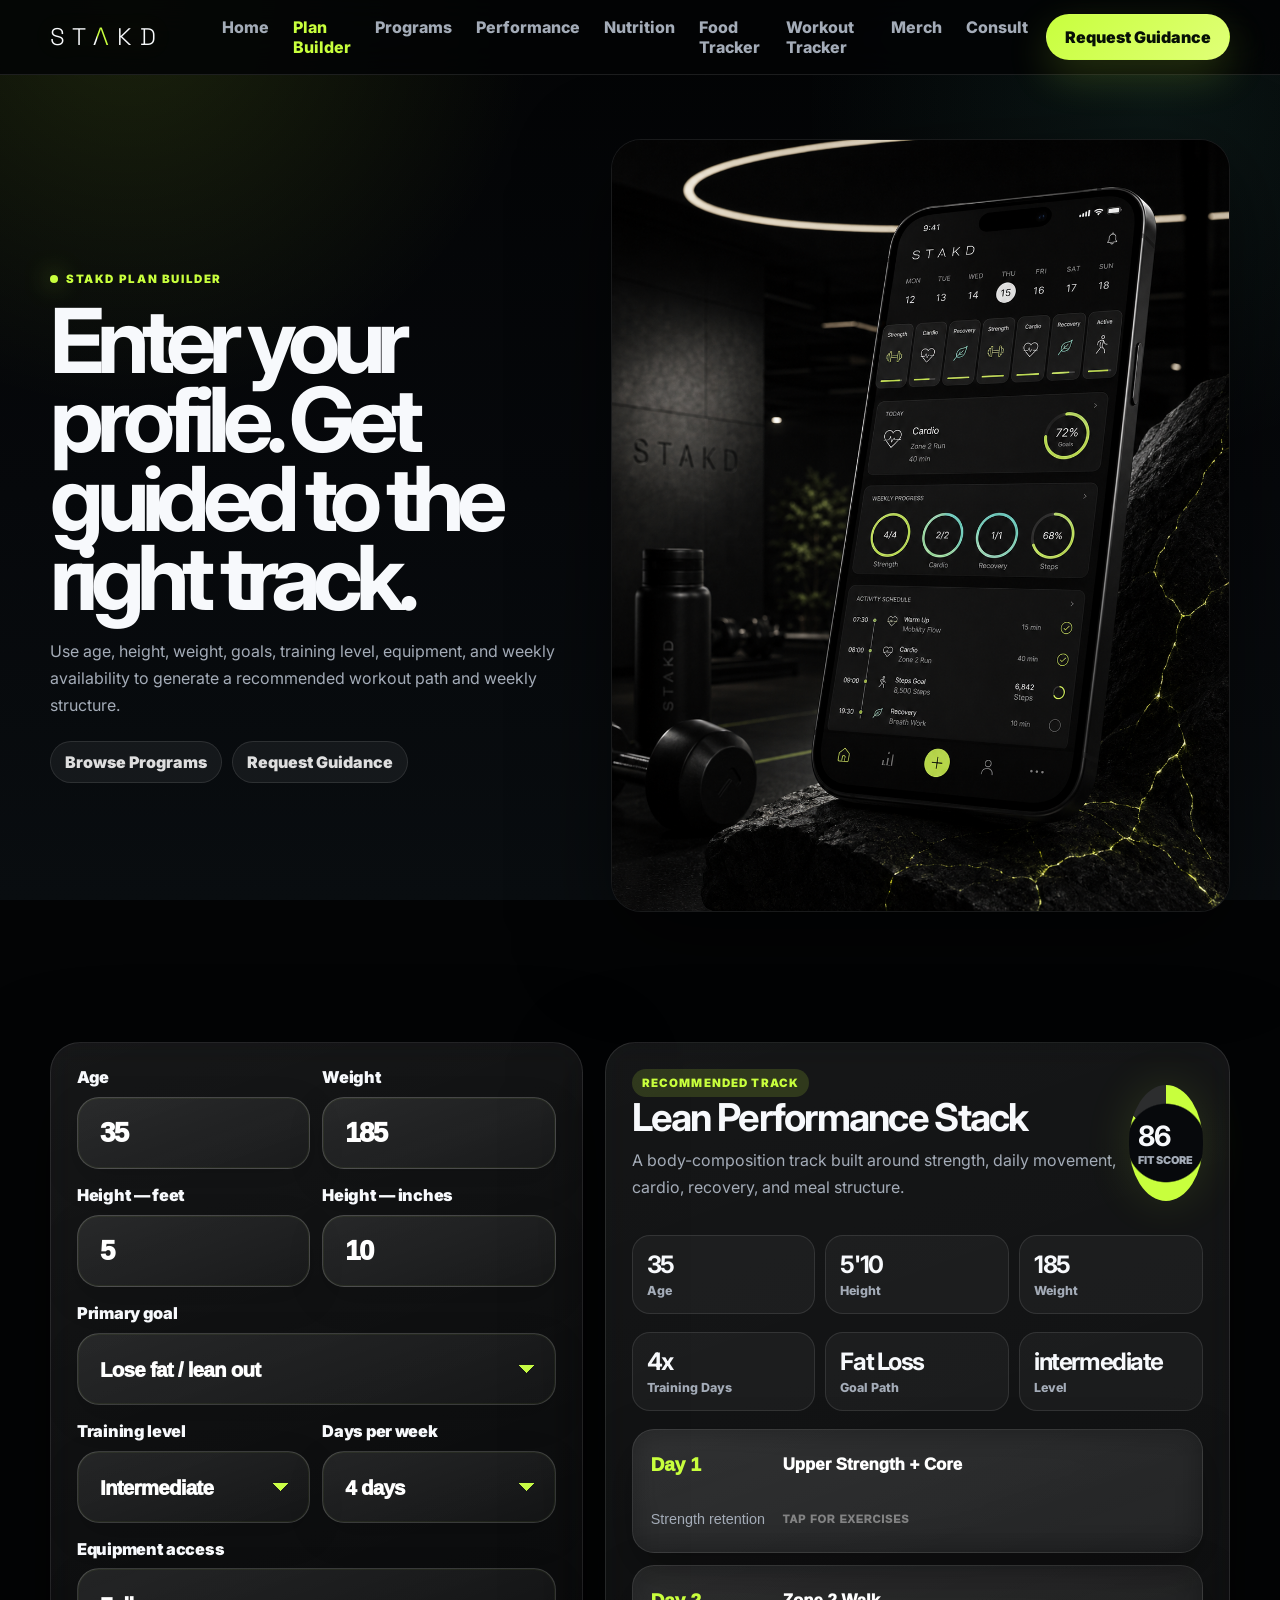
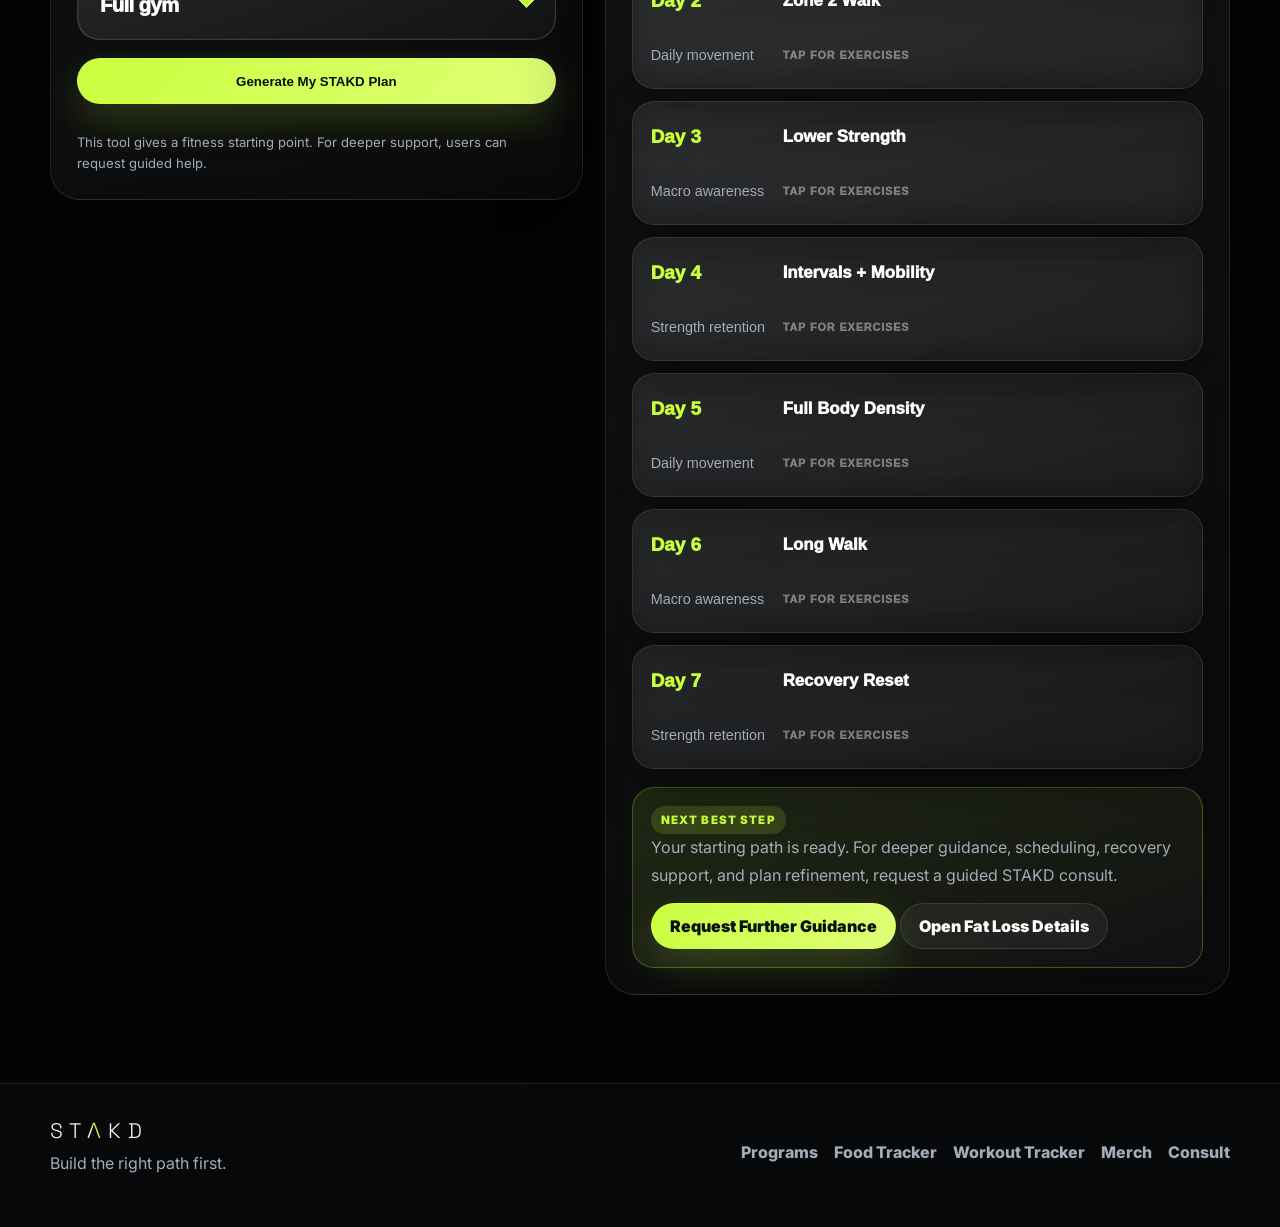
<file: plan-builder.html>
<!DOCTYPE html>
<html lang="en">
<head>
  <meta charset="UTF-8" />
  <meta name="viewport" content="width=device-width, initial-scale=1.0" />
  <title>STAKD | Plan Builder</title>
  <link rel="preconnect" href="https://fonts.googleapis.com">
  <link rel="preconnect" href="https://fonts.gstatic.com" crossorigin>
  <link href="https://fonts.googleapis.com/css2?family=Inter:wght@200;300;400;500;600;700;800;900&family=Space+Grotesk:wght@300;400;500;700&display=swap" rel="stylesheet">
  <link rel="stylesheet" href="stakd-live.css?v=20" />
  <link rel="stylesheet" href="stakd-intake.css?v=20" />
  <link rel="stylesheet" href="pages.css?v=20" />
  <link rel="stylesheet" href="form-uniform.css?v=3" />
</head>
<body>
  <header class="topbar"><div class="container nav"><a class="logo" href="index.html">STAKD</a><button class="menu-toggle" data-menu-toggle aria-label="Open navigation" aria-expanded="false">☰</button><nav class="navlinks"><a href="index.html">Home</a><a class="active" href="plan-builder.html">Plan Builder</a><a href="programs.html">Programs</a><a href="performance.html">Performance</a><a href="nutrition.html">Nutrition</a><a href="food-tracker.html">Food Tracker</a><a href="workout-tracker.html">Workout Tracker</a><a href="merch.html">Merch</a><a href="consult.html">Consult</a></nav><div class="navcta"><a class="btn btn-primary" href="consult.html">Request Guidance</a></div></div></header>
  <main>
    <section class="page-hero"><div class="container page-hero-grid"><div><span class="eyebrow">STAKD Plan Builder</span><h1>Enter your profile. Get guided to the right track.</h1><p>Use age, height, weight, goals, training level, equipment, and weekly availability to generate a recommended workout path and weekly structure.</p><div class="hero-mini-nav"><a href="programs.html">Browse Programs</a><a href="consult.html">Request Guidance</a></div></div><div class="page-hero-img"><img src="EA01E1B7-C881-4C49-8B87-0AC72D064BD4.png" alt="STAKD analytics dashboard"></div></div></section>
    <section class="section" id="plan"><div class="container"><div class="builder-grid"><div class="builder-card"><form class="builder-form" id="profileBuilder"><div class="field-grid"><div class="field"><label for="age">Age</label><input id="age" name="age" type="number" min="13" max="95" value="35" required></div><div class="field"><label for="weight">Weight</label><input id="weight" name="weight" type="number" min="70" max="450" value="185" required></div></div><div class="field-grid"><div class="field"><label for="feet">Height — feet</label><input id="feet" name="feet" type="number" min="3" max="8" value="5" required></div><div class="field"><label for="inches">Height — inches</label><input id="inches" name="inches" type="number" min="0" max="11" value="10" required></div></div><div class="field"><label for="goal">Primary goal</label><select id="goal" name="goal"><option value="fat-loss">Lose fat / lean out</option><option value="muscle">Build muscle</option><option value="strength">Get stronger</option><option value="athletic">Athletic performance</option><option value="mobility">Mobility and movement quality</option><option value="longevity">Longevity and energy</option></select></div><div class="field-grid"><div class="field"><label for="level">Training level</label><select id="level" name="level"><option value="beginner">Beginner</option><option value="intermediate" selected>Intermediate</option><option value="advanced">Advanced</option></select></div><div class="field"><label for="days">Days per week</label><select id="days" name="days"><option value="3">3 days</option><option value="4" selected>4 days</option><option value="5">5 days</option><option value="6">6 days</option></select></div></div><div class="field"><label for="equipment">Equipment access</label><select id="equipment" name="equipment"><option value="full-gym">Full gym</option><option value="dumbbells">Dumbbells</option><option value="bodyweight">Bodyweight only</option><option value="bands">Bands / light equipment</option></select></div><button class="btn btn-primary" type="submit">Generate My STAKD Plan</button><p class="builder-note">This tool gives a fitness starting point. For deeper support, users can request guided help.</p></form></div><div class="builder-card builder-result" id="profileResult"></div></div></div></section>
  </main>
  <footer class="footer"><div class="container footer-shell"><div><a class="logo" href="index.html">STAKD</a><p>Build the right path first.</p></div><div class="footer-links"><a href="programs.html">Programs</a><a href="food-tracker.html">Food Tracker</a><a href="workout-tracker.html">Workout Tracker</a><a href="merch.html">Merch</a><a href="consult.html">Consult</a></div></div></footer>
  <script src="nav.js?v=5"></script><script src="stakd-intake.js?v=20"></script>
</body>
</html>
</file>
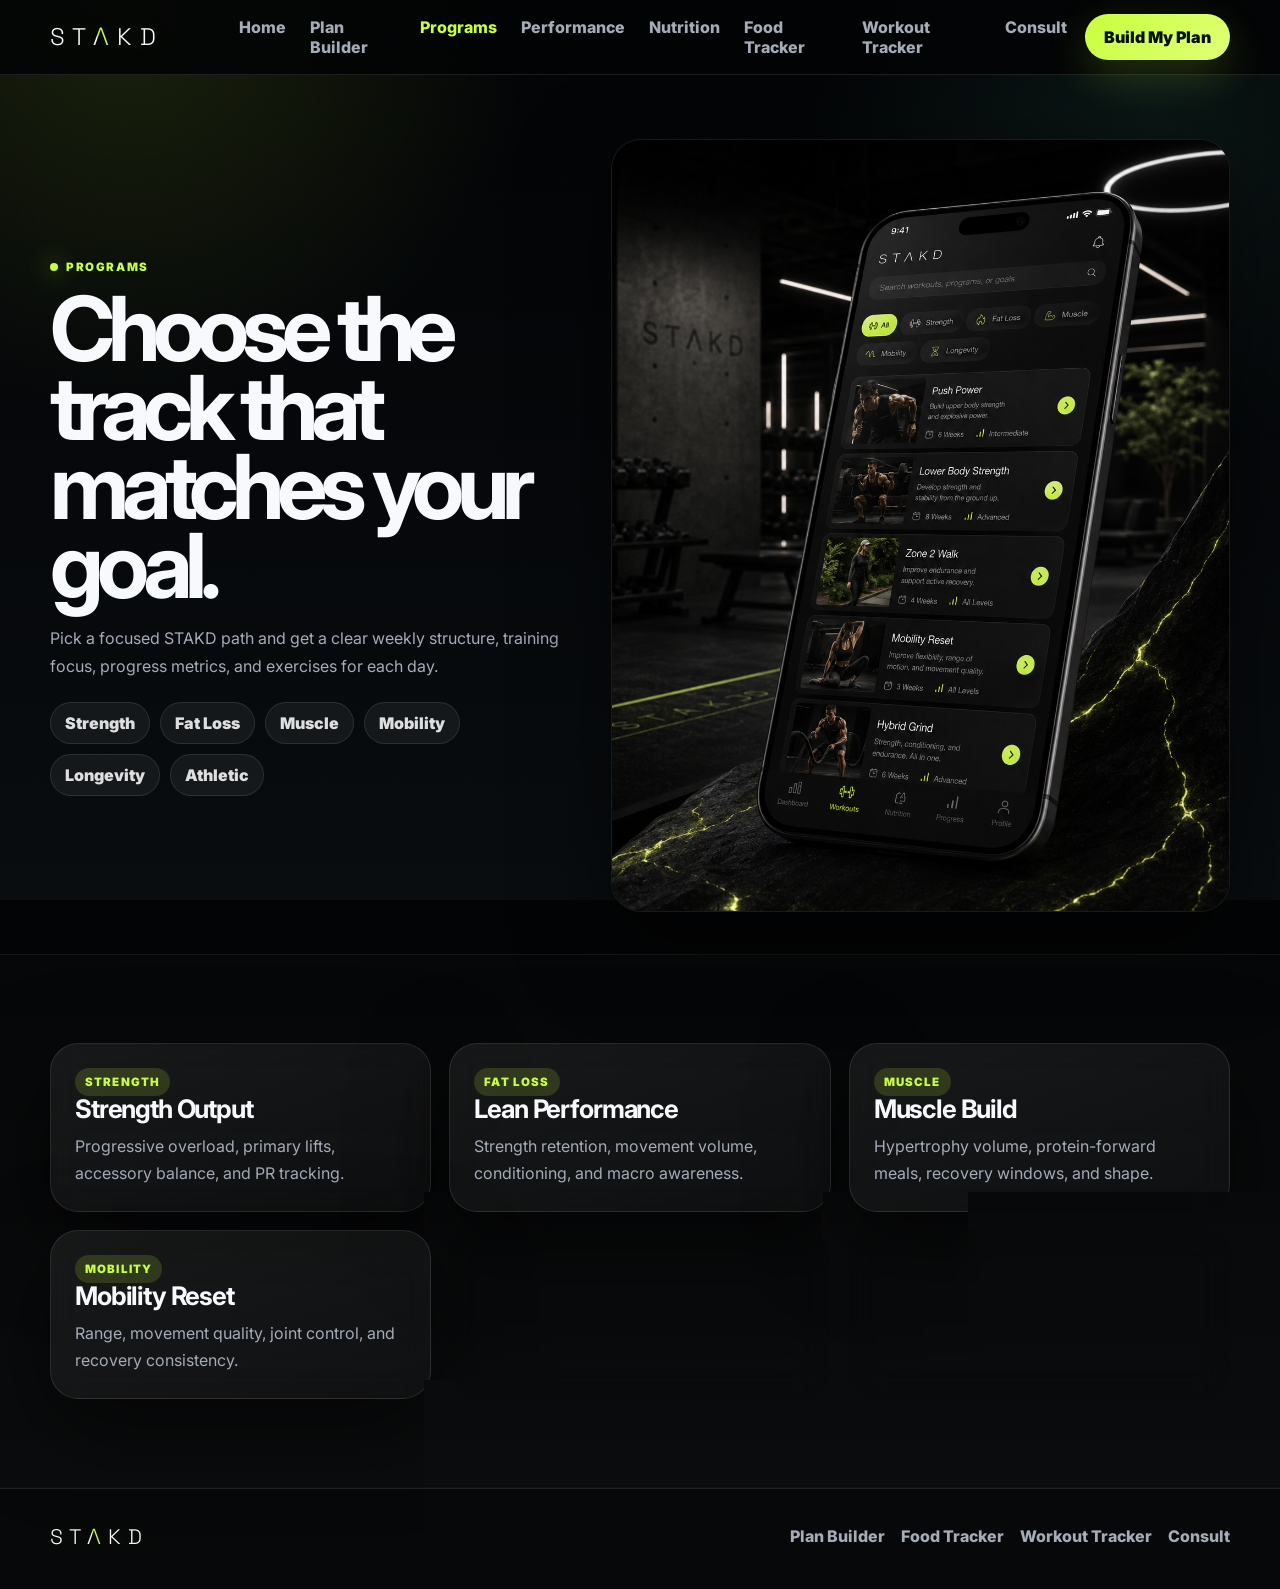
<file: programs.html>
<!DOCTYPE html><html lang="en"><head><meta charset="UTF-8"><meta name="viewport" content="width=device-width, initial-scale=1.0"><title>STAKD | Programs</title><link rel="preconnect" href="https://fonts.googleapis.com"><link rel="preconnect" href="https://fonts.gstatic.com" crossorigin><link href="https://fonts.googleapis.com/css2?family=Inter:wght@200;300;400;500;600;700;800;900&family=Space+Grotesk:wght@300;400;500;700&display=swap" rel="stylesheet"><link rel="stylesheet" href="stakd-live.css?v=15"><link rel="stylesheet" href="pages.css?v=15"></head><body><header class="topbar"><div class="container nav"><a class="logo" href="index.html">STAKD</a><button class="menu-toggle" data-menu-toggle aria-label="Open navigation">☰</button><nav class="navlinks"><a href="index.html">Home</a><a href="plan-builder.html">Plan Builder</a><a class="active" href="programs.html">Programs</a><a href="performance.html">Performance</a><a href="nutrition.html">Nutrition</a><a href="food-tracker.html">Food Tracker</a><a href="workout-tracker.html">Workout Tracker</a><a href="consult.html">Consult</a></nav><div class="navcta"><a class="btn btn-primary" href="plan-builder.html">Build My Plan</a></div></div></header><main><section class="page-hero"><div class="container page-hero-grid"><div><span class="eyebrow">Programs</span><h1>Choose the track that matches your goal.</h1><p>Pick a focused STAKD path and get a clear weekly structure, training focus, progress metrics, and exercises for each day.</p><div class="hero-mini-nav"><a href="track.html?track=strength&v=15">Strength</a><a href="track.html?track=fat-loss&v=15">Fat Loss</a><a href="track.html?track=muscle&v=15">Muscle</a><a href="track.html?track=mobility&v=15">Mobility</a><a href="track.html?track=longevity&v=15">Longevity</a><a href="track.html?track=athletic&v=15">Athletic</a></div></div><div class="page-hero-img"><img src="7CD0C99C-878E-4809-B4AB-79881C3867FA.png" alt="STAKD workout program interface"></div></div></section><section class="section section-alt"><div class="container page-card-grid"><a class="page-card" href="track.html?track=strength&v=15"><span class="mini">Strength</span><h3>Strength Output</h3><p>Progressive overload, primary lifts, accessory balance, and PR tracking.</p></a><a class="page-card" href="track.html?track=fat-loss&v=15"><span class="mini">Fat Loss</span><h3>Lean Performance</h3><p>Strength retention, movement volume, conditioning, and macro awareness.</p></a><a class="page-card" href="track.html?track=muscle&v=15"><span class="mini">Muscle</span><h3>Muscle Build</h3><p>Hypertrophy volume, protein-forward meals, recovery windows, and shape.</p></a><a class="page-card" href="track.html?track=mobility&v=15"><span class="mini">Mobility</span><h3>Mobility Reset</h3><p>Range, movement quality, joint control, and recovery consistency.</p></a><a class="page-card" href="track.html?track=longevity&v=15"><span class="mini">Longevity</span><h3>Basecamp</h3><p>Sustainable strength, Zone 2, balance, sleep rhythm, and energy.</p></a><a class="page-card" href="track.html?track=athletic&v=15"><span class="mini">Athletic</span><h3>Athletic Engine</h3><p>Speed, agility, intervals, full-body power, and movement carryover.</p></a></div></section></main><footer class="footer"><div class="container footer-shell"><a class="logo" href="index.html">STAKD</a><div class="footer-links"><a href="plan-builder.html">Plan Builder</a><a href="food-tracker.html">Food Tracker</a><a href="workout-tracker.html">Workout Tracker</a><a href="consult.html">Consult</a></div></div></footer><script src="nav.js?v=2"></script></body></html>
</file>
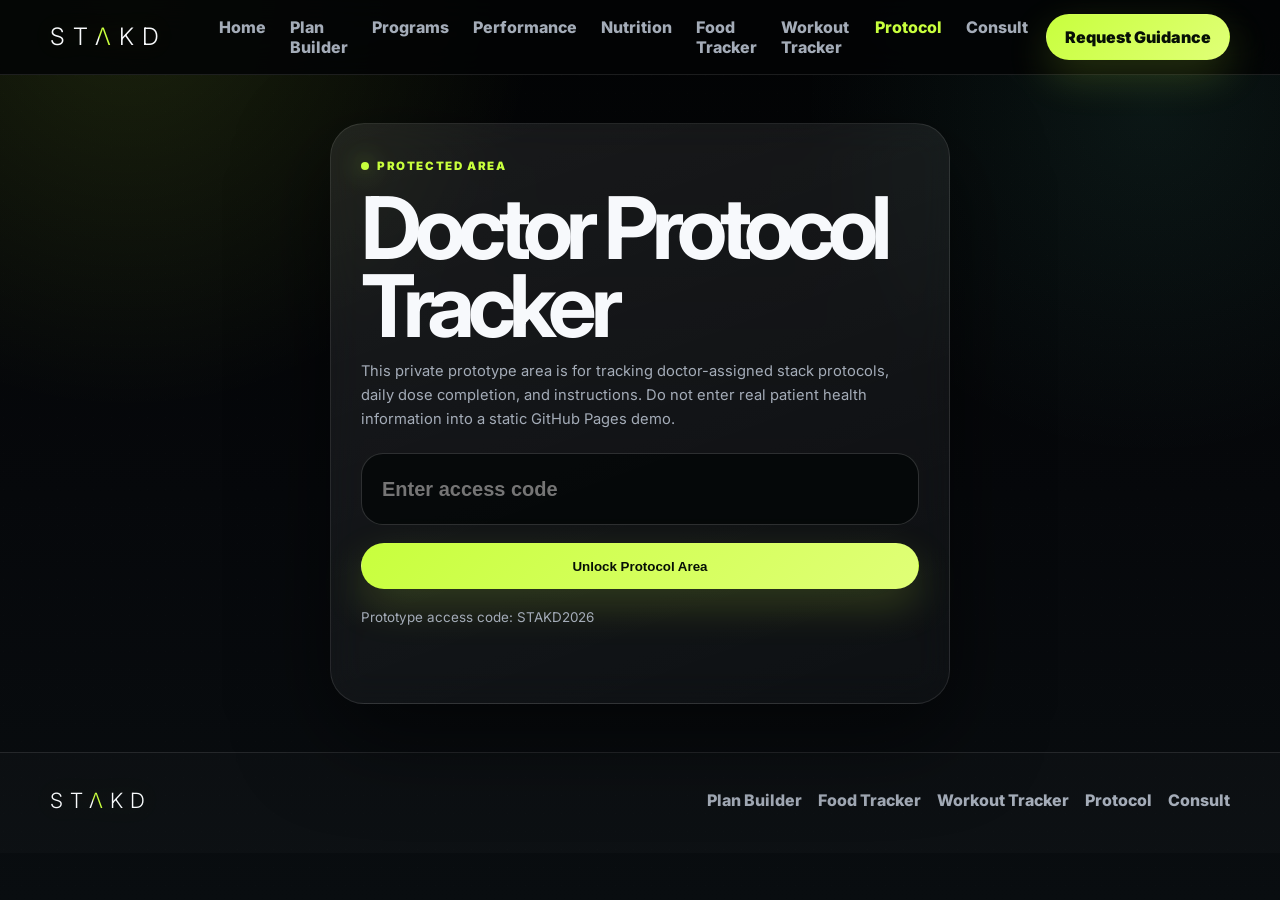
<file: protocol.html>
<!DOCTYPE html><html lang="en"><head><meta charset="UTF-8"><meta name="viewport" content="width=device-width, initial-scale=1.0"><title>STAKD | Doctor Protocol Tracker</title><link rel="preconnect" href="https://fonts.googleapis.com"><link rel="preconnect" href="https://fonts.gstatic.com" crossorigin><link href="https://fonts.googleapis.com/css2?family=Inter:wght@200;300;400;500;600;700;800;900&display=swap" rel="stylesheet"><link rel="stylesheet" href="stakd-live.css?v=24"><link rel="stylesheet" href="pages.css?v=25"><link rel="stylesheet" href="peptide-tracker.css?v=5"></head><body><header class="topbar"><div class="container nav"><a class="logo" href="index.html">STAKD</a><button class="menu-toggle" data-menu-toggle aria-label="Open navigation">☰</button><nav class="navlinks"><a href="index.html">Home</a><a href="plan-builder.html">Plan Builder</a><a href="programs.html">Programs</a><a href="performance.html">Performance</a><a href="nutrition.html">Nutrition</a><a href="food-tracker.html">Food Tracker</a><a href="workout-tracker.html">Workout Tracker</a><a class="active" href="protocol.html">Protocol</a><a href="consult.html">Consult</a></nav><div class="navcta"><a class="btn btn-primary" href="consult.html">Request Guidance</a></div></div></header><main><section class="portal-lock" id="portalLock"><div class="lock-card"><span class="eyebrow">Protected Area</span><h1>Doctor Protocol Tracker</h1><p class="lock-note">This private prototype area is for tracking doctor-assigned stack protocols, daily dose completion, and instructions. Do not enter real patient health information into a static GitHub Pages demo.</p><form class="lock-form" id="unlockForm"><input id="accessCode" type="password" placeholder="Enter access code"><button class="btn btn-primary" type="submit">Unlock Protocol Area</button><p class="small-muted">Prototype access code: STAKD2026</p><p class="small-muted" id="unlockError"></p></form></div></section><section class="portal-app" id="portalApp"><section class="page-hero"><div class="container page-hero-grid"><div><span class="eyebrow">Doctor Assigned Stacks</span><h1>Track stacks, dosage, and daily completion.</h1><p>This area records provider-assigned stack protocols and daily dose logs. It does not prescribe, recommend, or change therapy.</p><div class="hero-mini-nav"><a href="#featured-stacks">View Stacks</a><a href="#assigned">Assigned Stacks</a><a href="#daily-log">Daily Dose Log</a><a href="consult.html">Request Guidance</a></div><div class="warning-box"><strong>Medical note:</strong> Stack use must be directed by a licensed clinician. This tracker only records what the doctor assigned.</div></div><div class="page-hero-img"><img src="2E52477B-0B91-4076-9439-8D20DF93A7D7.png" alt="STAKD peptide stack protocol dashboard"></div></div></section><section class="section stack-showcase" id="featured-stacks"><div class="container"><div class="section-head"><span class="eyebrow">Featured Stacks</span><h2>Flip the card. See the stack. Load the protocol.</h2><p>Tap a stack to reveal its peptide components, then use the button to load that doctor-assigned stack into the form below.</p></div><div class="stack-grid"><article class="stack-card stack-wolverine" data-stack-card><div class="stack-card-inner"><div class="stack-face stack-front"><div><span class="stack-mini">Recovery + Repair</span><h3>Wolverine Stack</h3><p>Built around repair, support, and bounce-back.</p></div><button class="stack-flip-btn" type="button" data-flip-card>View Peptides</button></div><div class="stack-face stack-back"><div><span class="stack-mini">Includes</span><h3>Wolverine Stack</h3><ul><li>BPC-157</li><li>TB-500</li><li>GHK-Cu</li></ul></div><button class="btn btn-primary use-stack-btn" type="button" data-stack-value="Wolverine Stack — recovery + repair">Use This Stack</button></div></div></article><article class="stack-card stack-glow" data-stack-card><div class="stack-card-inner"><div class="stack-face stack-front"><div><span class="stack-mini">Skin + Wellness</span><h3>Glow Stack</h3><p>A clean wellness-facing stack for glow, skin, and restoration tracking.</p></div><button class="stack-flip-btn" type="button" data-flip-card>View Peptides</button></div><div class="stack-face stack-back"><div><span class="stack-mini">Includes</span><h3>Glow Stack</h3><ul><li>GHK-Cu</li><li>Epithalon</li><li>Selank</li></ul></div><button class="btn btn-primary use-stack-btn" type="button" data-stack-value="Glow Stack — skin + wellness">Use This Stack</button></div></div></article><article class="stack-card stack-lean" data-stack-card><div class="stack-card-inner"><div class="stack-face stack-front"><div><span class="stack-mini">Metabolic Support</span><h3>Lean Stack</h3><p>Focused on body composition, metabolic support, and daily accountability.</p></div><button class="stack-flip-btn" type="button" data-flip-card>View Peptides</button></div><div class="stack-face stack-back"><div><span class="stack-mini">Includes</span><h3>Lean Stack</h3><ul><li>Semaglutide</li><li>AOD-9604</li><li>MOTS-c</li></ul></div><button class="btn btn-primary use-stack-btn" type="button" data-stack-value="Lean Stack — fat loss + metabolic support">Use This Stack</button></div></div></article><article class="stack-card stack-performance" data-stack-card><div class="stack-card-inner"><div class="stack-face stack-front"><div><span class="stack-mini">Strength + Output</span><h3>Performance Stack</h3><p>For users tracking training quality, output, and performance rhythm.</p></div><button class="stack-flip-btn" type="button" data-flip-card>View Peptides</button></div><div class="stack-face stack-back"><div><span class="stack-mini">Includes</span><h3>Performance Stack</h3><ul><li>CJC-1295</li><li>Ipamorelin</li><li>MOTS-c</li></ul></div><button class="btn btn-primary use-stack-btn" type="button" data-stack-value="Performance Stack — strength + output">Use This Stack</button></div></div></article><article class="stack-card stack-recovery" data-stack-card><div class="stack-card-inner"><div class="stack-face stack-front"><div><span class="stack-mini">Sleep + Restoration</span><h3>Recovery Stack</h3><p>Designed for restoration, recovery rhythm, and nightly compliance tracking.</p></div><button class="stack-flip-btn" type="button" data-flip-card>View Peptides</button></div><div class="stack-face stack-back"><div><span class="stack-mini">Includes</span><h3>Recovery Stack</h3><ul><li>DSIP</li><li>Selank</li><li>Semax</li></ul></div><button class="btn btn-primary use-stack-btn" type="button" data-stack-value="Recovery Stack — sleep + restoration">Use This Stack</button></div></div></article></div><p class="small-muted stack-disclaimer">These cards are display and tracking tools for doctor-assigned protocols only. STAKD does not recommend, prescribe, or change dosing.</p><div class="stack-toast" id="stackToast">Stack loaded into protocol form.</div></div></section><section class="section section-alt"><div class="container"><div class="dashboard-grid"><div class="dash-tile"><strong id="activeProtocols">0</strong><span>active stacks</span></div><div class="dash-tile"><strong id="dosesToday">0</strong><span>doses logged today</span></div><div class="dash-tile"><strong id="completedToday">0</strong><span>taken today</span></div><div class="dash-tile"><strong id="missedDoses">0</strong><span>missed doses</span></div></div><div class="portal-actions"><button class="btn btn-dark" id="logoutPortal" type="button">Lock Area</button><button class="btn btn-dark" id="clearProtocolData" type="button">Clear Saved Demo Data</button></div><p class="portal-note">Data is saved only in this browser/device using local storage. Production patient tracking needs secure login, server storage, encryption, audit logs, and compliant consent/workflows.</p></div></section><section class="section" id="assigned"><div class="container portal-grid"><div class="portal-card"><span class="eyebrow">Provider Assignment</span><h2>Add doctor-assigned stack.</h2><form class="protocol-form" id="protocolForm"><div><label>Assigned stack</label><select name="name" id="stackSelect" required><option value="">Select doctor-assigned stack</option><option>Wolverine Stack — recovery + repair</option><option>Glow Stack — skin + wellness</option><option>Lean Stack — fat loss + metabolic support</option><option>Performance Stack — strength + output</option><option>Recovery Stack — sleep + restoration</option><option>Other / Custom Doctor-Assigned Stack</option></select></div><div class="three-col"><div><label>Dose amount</label><input name="dose" type="number" step="0.01" placeholder="Doctor assigned" required></div><div><label>Unit</label><select name="unit"><option>mg</option><option>mcg</option><option>mL</option><option>IU</option><option>units</option></select></div><div><label>Route</label><select name="route"><option>Subcutaneous</option><option>Oral</option><option>Nasal</option><option>Topical</option><option>Intramuscular</option><option>Other</option></select></div></div><div class="two-col"><div><label>Frequency</label><select name="frequency"><option>Daily</option><option>2x daily</option><option>Every other day</option><option>3x weekly</option><option>2x weekly</option><option>Weekly</option><option>Monthly</option><option>As directed</option></select></div><div><label>Start date</label><input name="start" type="date"></div></div><div><label>Assigning provider</label><input name="provider" placeholder="Doctor / clinic name"></div><div><label>Doctor instructions</label><textarea name="instructions" placeholder="Enter the provider's exact stack instructions. Do not create your own dose instructions here."></textarea></div><button class="btn btn-primary" type="submit">Save Assigned Stack</button><p class="small-muted">Dosage fields are for recording a provider-assigned amount only. STAKD does not recommend dosing.</p></form></div><div class="portal-card"><span class="eyebrow">Active List</span><h2>Current stacks.</h2><div class="protocol-list" id="protocolList"></div></div></div></section><section class="section section-alt" id="daily-log"><div class="container portal-grid"><div class="portal-card"><span class="eyebrow">Daily Dose Log</span><h2>Log today’s dose.</h2><form class="protocol-form" id="doseForm"><div><label>Assigned stack</label><select name="protocolId" id="peptideSelect" required><option value="">Select assigned stack</option></select></div><div class="three-col"><div><label>Date</label><input name="date" type="date"></div><div><label>Time</label><input name="time" type="time"></div><div><label>Amount taken</label><input name="amount" type="number" step="0.01" placeholder="Assigned amount"></div></div><div><label>Status</label><select name="status"><option>Taken</option><option>Missed</option><option>Skipped per doctor</option></select></div><div><label>Notes</label><textarea name="notes" placeholder="Optional: side effects, timing notes, missed reason, doctor instruction reminder."></textarea></div><button class="btn btn-primary" type="submit">Log Dose</button></form></div><div class="portal-card"><span class="eyebrow">History</span><h2>Dose history.</h2><div class="dose-log" id="doseLog"></div></div></div></section></section></main><footer class="footer"><div class="container footer-shell"><a class="logo" href="index.html">STAKD</a><div class="footer-links"><a href="plan-builder.html">Plan Builder</a><a href="food-tracker.html">Food Tracker</a><a href="workout-tracker.html">Workout Tracker</a><a href="protocol.html">Protocol</a><a href="consult.html">Consult</a></div></div></footer><script src="nav.js?v=5"></script><script src="peptide-tracker.js?v=4"></script></body></html>
</file>
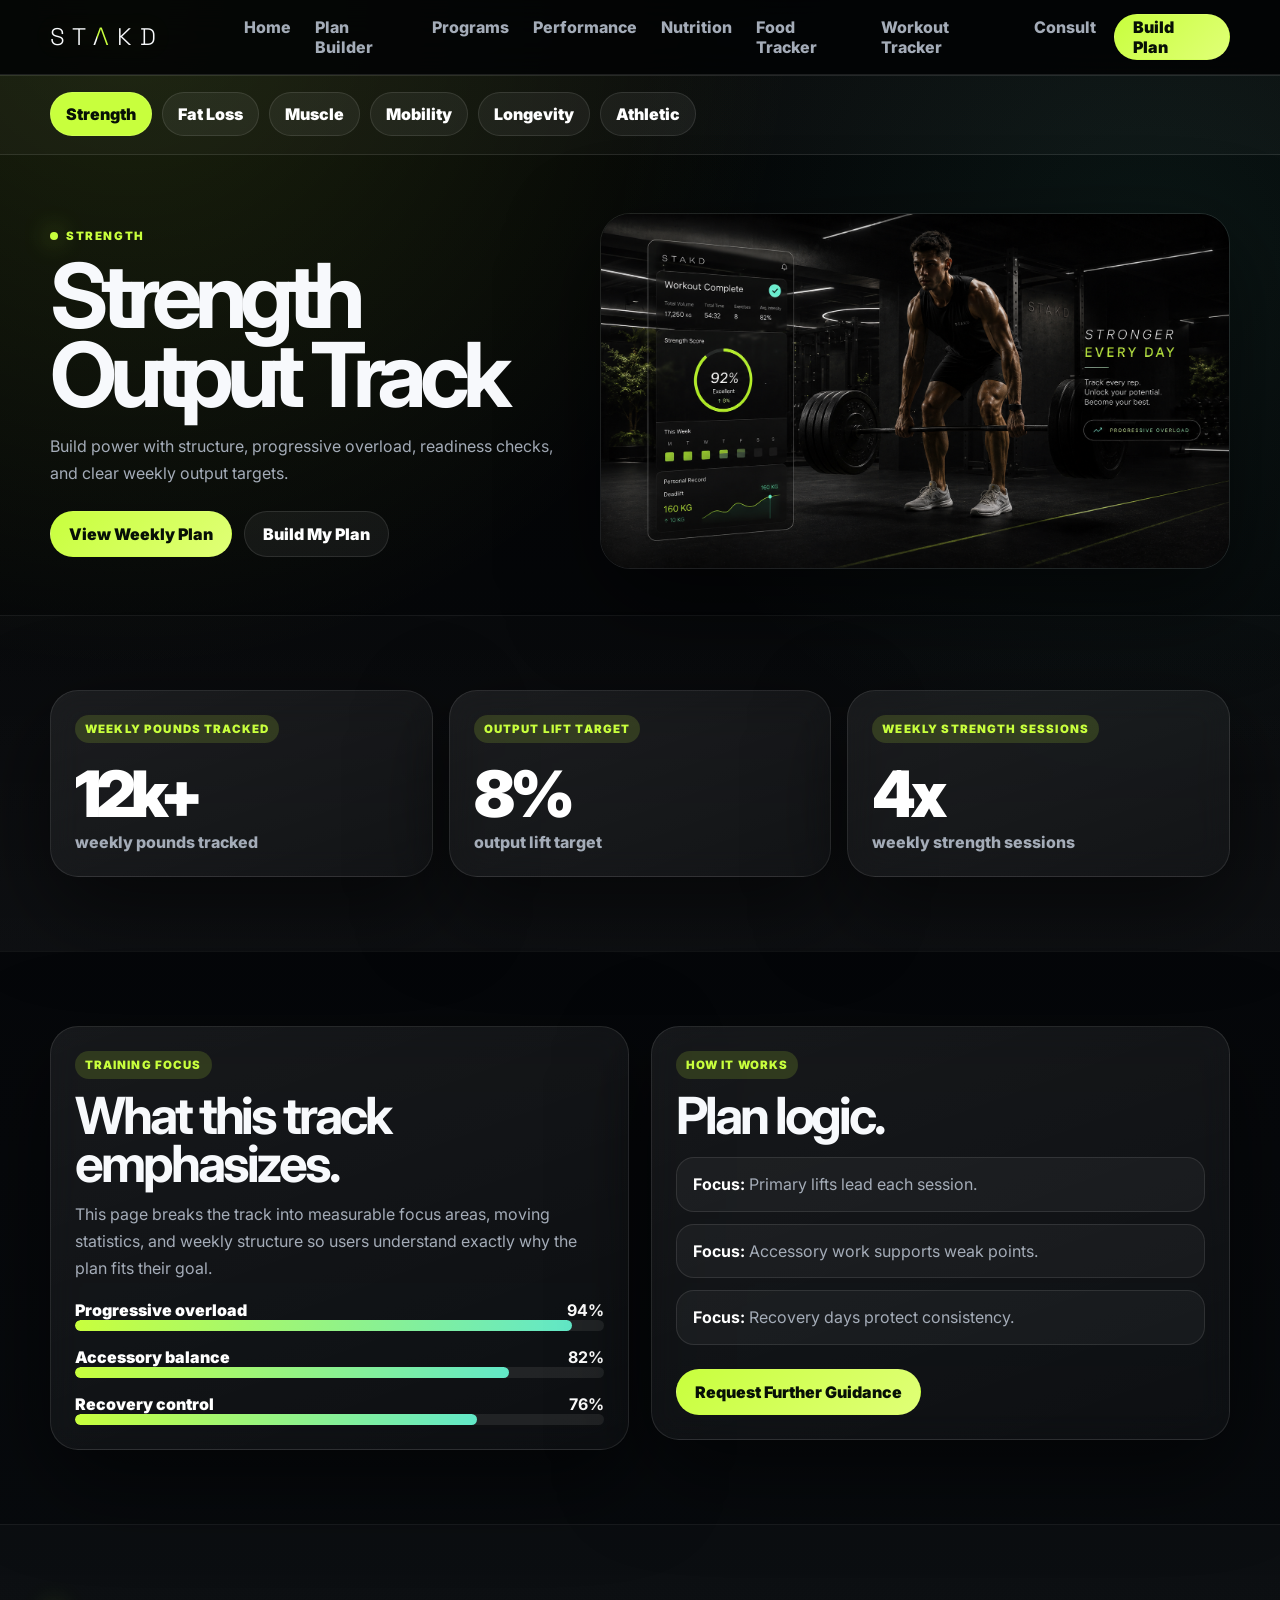
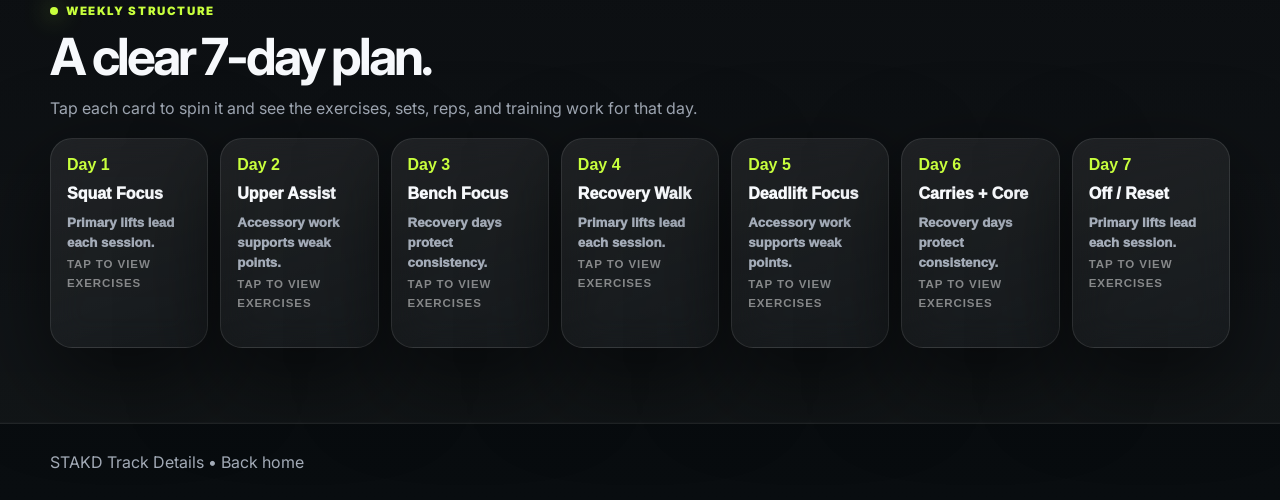
<file: track.html>
<!DOCTYPE html><html lang="en"><head><meta charset="UTF-8"><meta name="viewport" content="width=device-width, initial-scale=1.0"><title>STAKD Track Details</title><link rel="preconnect" href="https://fonts.googleapis.com"><link rel="preconnect" href="https://fonts.gstatic.com" crossorigin><link href="https://fonts.googleapis.com/css2?family=Inter:wght@400;500;600;700;800;900&family=Space+Grotesk:wght@400;500;700&display=swap" rel="stylesheet"><link rel="stylesheet" href="track.css?v=13"><link rel="stylesheet" href="pages.css?v=2"></head><body><header class="topbar"><div class="container nav"><a class="logo" href="index.html">STAKD</a><button class="menu-toggle" data-menu-toggle aria-label="Open navigation">☰</button><nav class="navlinks"><a href="index.html">Home</a><a href="plan-builder.html">Plan Builder</a><a href="programs.html">Programs</a><a href="performance.html">Performance</a><a href="nutrition.html">Nutrition</a><a href="food-tracker.html">Food Tracker</a><a href="workout-tracker.html">Workout Tracker</a><a href="consult.html">Consult</a></nav><a class="btn btn-primary" href="plan-builder.html">Build Plan</a></div></header><section class="tabs"><div class="container tab-row"><a data-track="strength" href="track.html?track=strength&v=13">Strength</a><a data-track="fat-loss" href="track.html?track=fat-loss&v=13">Fat Loss</a><a data-track="muscle" href="track.html?track=muscle&v=13">Muscle</a><a data-track="mobility" href="track.html?track=mobility&v=13">Mobility</a><a data-track="longevity" href="track.html?track=longevity&v=13">Longevity</a><a data-track="athletic" href="track.html?track=athletic&v=13">Athletic</a></div></section><main><section class="hero"><div class="container hero-grid"><div><span class="eyebrow" data-track-label>Strength</span><h1 data-track-title>Strength Output Track</h1><p data-track-intro>Build power with structure, progressive overload, readiness checks, and clear weekly output targets.</p><div class="cta"><a class="btn btn-primary" href="#week">View Weekly Plan</a><a class="btn btn-dark" href="plan-builder.html">Build My Plan</a></div></div><div class="hero-img"><img id="trackHeroImage" src="663CAD2B-C7AD-40ED-81AB-01A53260FF02.png" alt="STAKD track"></div></div></section><section class="section section-alt" id="stats"><div class="container grid-3" id="trackStats"></div></section><section class="section"><div class="container grid-2"><div class="card"><span class="mini">Training Focus</span><h2>What this track emphasizes.</h2><p>This page breaks the track into measurable focus areas, moving statistics, and weekly structure so users understand exactly why the plan fits their goal.</p><div class="bar-list" id="trackBars"></div></div><div class="card"><span class="mini">How It Works</span><h2>Plan logic.</h2><div class="check-list" id="trackDetails"></div><div class="cta"><a class="btn btn-primary" href="consult.html">Request Further Guidance</a></div></div></div></section><section class="section section-alt" id="week"><div class="container"><div class="section-head"><span class="eyebrow">Weekly Structure</span><h2>A clear 7-day plan.</h2><p>Tap each card to spin it and see the exercises, sets, reps, and training work for that day.</p></div><div class="week" id="trackWeek"></div></div></section></main><footer class="footer"><div class="container">STAKD Track Details • <a href="index.html">Back home</a></div></footer><script src="nav.js?v=2"></script><script src="track-page.js?v=13"></script></body></html>
</file>
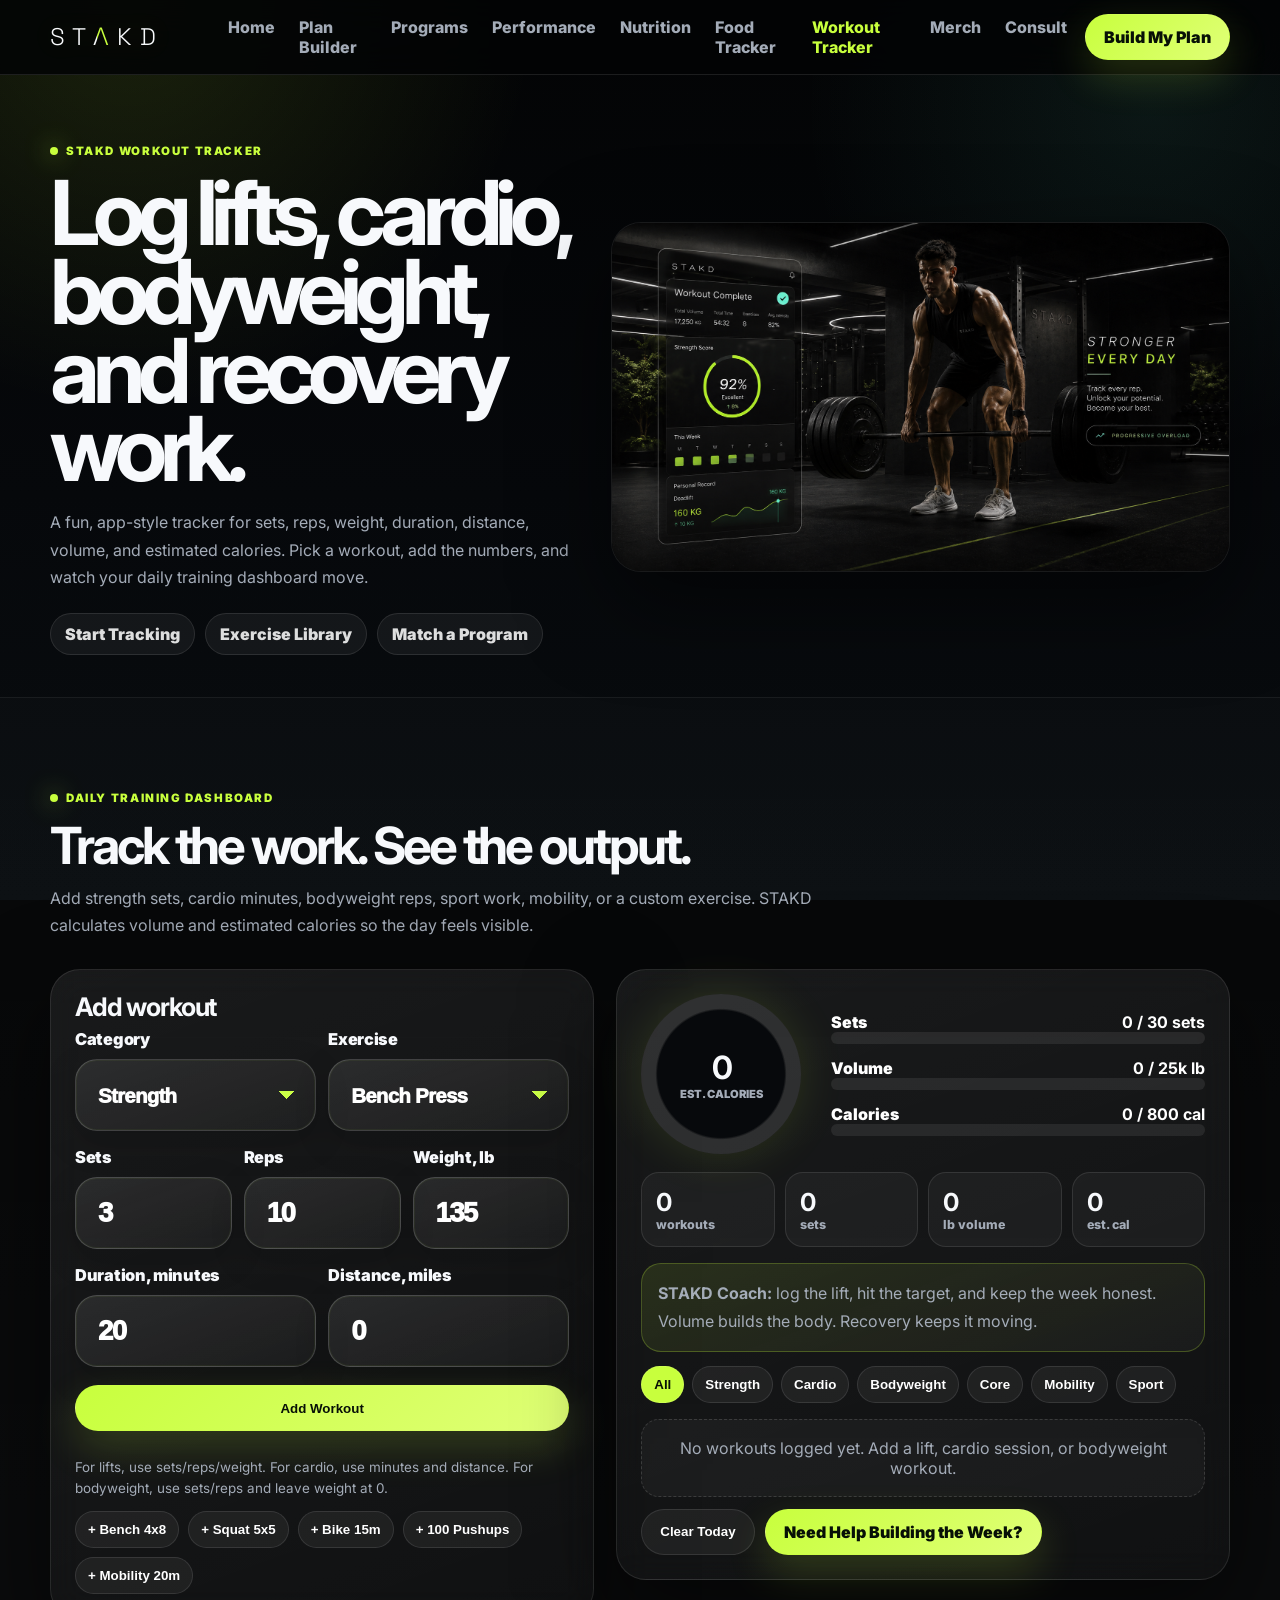
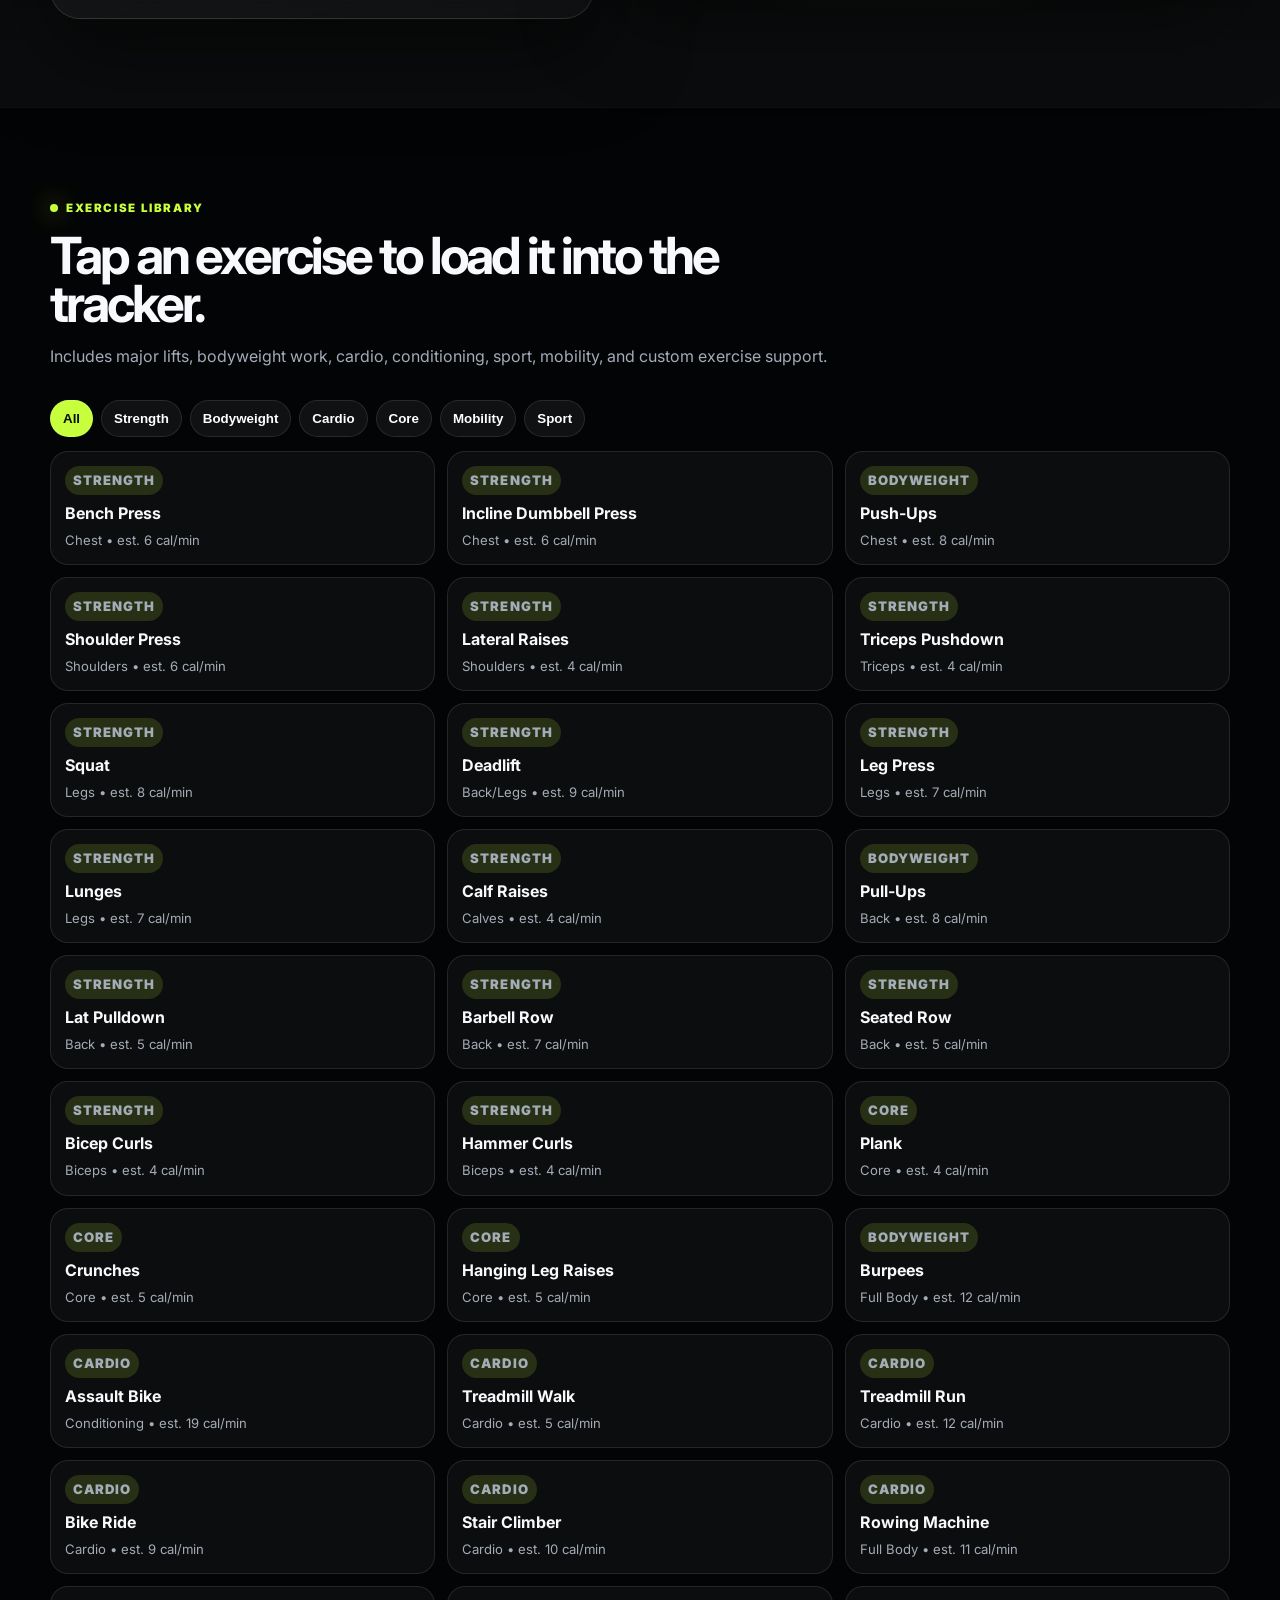
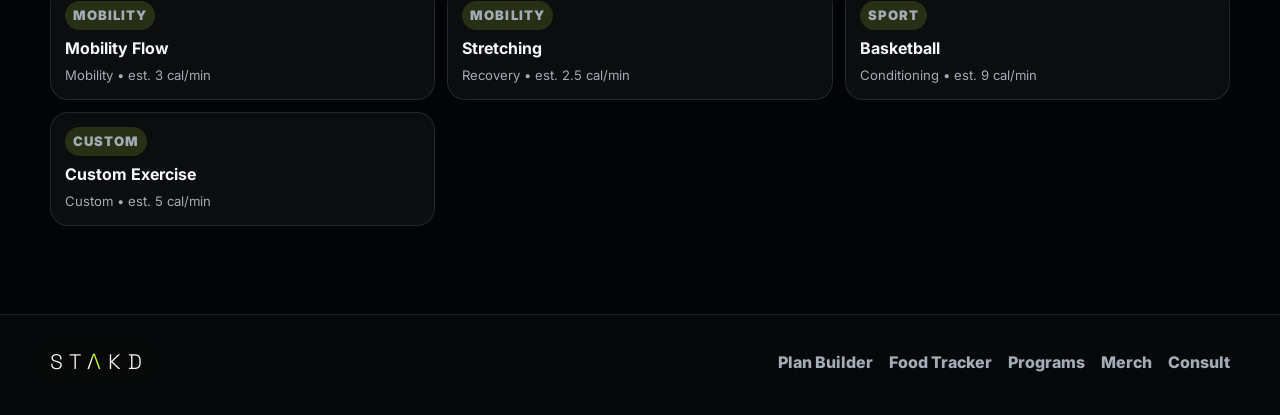
<file: workout-tracker.html>
<!DOCTYPE html><html lang="en"><head><meta charset="UTF-8"><meta name="viewport" content="width=device-width, initial-scale=1.0"><title>STAKD | Workout Tracker</title><link rel="preconnect" href="https://fonts.googleapis.com"><link rel="preconnect" href="https://fonts.gstatic.com" crossorigin><link href="https://fonts.googleapis.com/css2?family=Inter:wght@200;300;400;500;600;700;800;900&family=Space+Grotesk:wght@300;400;500;700&display=swap" rel="stylesheet"><link rel="stylesheet" href="stakd-live.css?v=20"><link rel="stylesheet" href="pages.css?v=20"><link rel="stylesheet" href="workout-tracker.css?v=20"><link rel="stylesheet" href="form-uniform.css?v=3"></head><body><header class="topbar"><div class="container nav"><a class="logo" href="index.html">STAKD</a><button class="menu-toggle" data-menu-toggle aria-label="Open navigation">☰</button><nav class="navlinks"><a href="index.html">Home</a><a href="plan-builder.html">Plan Builder</a><a href="programs.html">Programs</a><a href="performance.html">Performance</a><a href="nutrition.html">Nutrition</a><a href="food-tracker.html">Food Tracker</a><a class="active" href="workout-tracker.html">Workout Tracker</a><a href="merch.html">Merch</a><a href="consult.html">Consult</a></nav><div class="navcta"><a class="btn btn-primary" href="plan-builder.html">Build My Plan</a></div></div></header><main><section class="page-hero"><div class="container page-hero-grid"><div><span class="eyebrow">STAKD Workout Tracker</span><h1>Log lifts, cardio, bodyweight, and recovery work.</h1><p>A fun, app-style tracker for sets, reps, weight, duration, distance, volume, and estimated calories. Pick a workout, add the numbers, and watch your daily training dashboard move.</p><div class="hero-mini-nav"><a href="#tracker">Start Tracking</a><a href="#library">Exercise Library</a><a href="programs.html">Match a Program</a></div></div><div class="page-hero-img"><img src="663CAD2B-C7AD-40ED-81AB-01A53260FF02.png" alt="STAKD workout tracker hero"></div></div></section><section class="section section-alt" id="tracker"><div class="container"><div class="section-head"><span class="eyebrow">Daily Training Dashboard</span><h2>Track the work. See the output.</h2><p>Add strength sets, cardio minutes, bodyweight reps, sport work, mobility, or a custom exercise. STAKD calculates volume and estimated calories so the day feels visible.</p></div><div class="workout-shell"><div class="workout-card"><h3>Add workout</h3><form class="workout-form" id="workoutForm"><div class="two-col"><div><label for="category">Category</label><select id="category" name="category"><option>Strength</option><option>Cardio</option><option>Bodyweight</option><option>Core</option><option>Mobility</option><option>Sport</option><option>Custom</option></select></div><div><label for="exerciseSelect">Exercise</label><select id="exerciseSelect" name="exercise"><option value="Bench Press">Bench Press</option></select></div></div><div class="custom-lift-grid hidden" id="customWorkoutFields"><div><label>Custom exercise name</label><input name="customName" placeholder="Sled Push"></div><div><label>Type</label><input placeholder="Strength / Cardio / Sport"></div></div><div class="three-col"><div><label for="sets">Sets</label><input id="sets" name="sets" type="number" min="0" value="3"></div><div><label for="reps">Reps</label><input id="reps" name="reps" type="number" min="0" value="10"></div><div><label for="weight">Weight, lb</label><input id="weight" name="weight" type="number" min="0" value="135"></div></div><div class="two-col"><div><label for="minutes">Duration, minutes</label><input id="minutes" name="minutes" type="number" min="0" step="0.5" value="20"></div><div><label for="distance">Distance, miles</label><input id="distance" name="distance" type="number" min="0" step="0.1" value="0"></div></div><button class="btn btn-primary" type="submit">Add Workout</button><p class="tracker-tip">For lifts, use sets/reps/weight. For cardio, use minutes and distance. For bodyweight, use sets/reps and leave weight at 0.</p></form><div class="quick-workouts"><button data-quick-workout="Bench Press" data-sets="4" data-reps="8" data-weight="185" data-minutes="35">+ Bench 4x8</button><button data-quick-workout="Squat" data-sets="5" data-reps="5" data-weight="225" data-minutes="45">+ Squat 5x5</button><button data-quick-workout="Assault Bike" data-minutes="15">+ Bike 15m</button><button data-quick-workout="Push-Ups" data-sets="5" data-reps="20">+ 100 Pushups</button><button data-quick-workout="Mobility Flow" data-minutes="20">+ Mobility 20m</button></div></div><div class="workout-card"><div class="tracker-dashboard"><div class="volume-ring" id="volumeRing"><div><strong id="ringCalories">0</strong><span>est. calories</span></div></div><div class="metric-bars"><div><div class="metric-row-top"><span>Sets</span><strong id="setText">0 / 30 sets</strong></div><div class="metric-bar"><span class="sets" id="setBar"></span></div></div><div><div class="metric-row-top"><span>Volume</span><strong id="volumeText">0 / 25k lb</strong></div><div class="metric-bar"><span class="volume" id="volumeBar"></span></div></div><div><div class="metric-row-top"><span>Calories</span><strong id="calorieText">0 / 800 cal</strong></div><div class="metric-bar"><span class="calories" id="calorieBar"></span></div></div></div></div><div class="four-col"><div class="stat-tile"><strong id="workoutCount">0</strong><span>workouts</span></div><div class="stat-tile"><strong id="totalSets">0</strong><span>sets</span></div><div class="stat-tile"><strong id="totalVolume">0</strong><span>lb volume</span></div><div class="stat-tile"><strong id="totalCalories">0</strong><span>est. cal</span></div></div><div class="coach-note"><p><strong>STAKD Coach:</strong> log the lift, hit the target, and keep the week honest. Volume builds the body. Recovery keeps it moving.</p></div><div class="workout-filter"><button class="active" data-workout-filter="all">All</button><button data-workout-filter="Strength">Strength</button><button data-workout-filter="Cardio">Cardio</button><button data-workout-filter="Bodyweight">Bodyweight</button><button data-workout-filter="Core">Core</button><button data-workout-filter="Mobility">Mobility</button><button data-workout-filter="Sport">Sport</button></div><div class="workout-log" id="workoutLog"></div><div class="workout-actions"><button class="btn btn-dark" id="clearWorkouts" type="button">Clear Today</button><a class="btn btn-primary" href="consult.html">Need Help Building the Week?</a></div></div></div></div></section><section class="section" id="library"><div class="container"><div class="section-head"><span class="eyebrow">Exercise Library</span><h2>Tap an exercise to load it into the tracker.</h2><p>Includes major lifts, bodyweight work, cardio, conditioning, sport, mobility, and custom exercise support.</p></div><div class="library-filter"><button class="active" data-library-filter="all">All</button><button data-library-filter="Strength">Strength</button><button data-library-filter="Bodyweight">Bodyweight</button><button data-library-filter="Cardio">Cardio</button><button data-library-filter="Core">Core</button><button data-library-filter="Mobility">Mobility</button><button data-library-filter="Sport">Sport</button></div><div class="library-grid" id="libraryGrid"></div></div></section></main><footer class="footer"><div class="container footer-shell"><a class="logo" href="index.html">STAKD</a><div class="footer-links"><a href="plan-builder.html">Plan Builder</a><a href="food-tracker.html">Food Tracker</a><a href="programs.html">Programs</a><a href="merch.html">Merch</a><a href="consult.html">Consult</a></div></div></footer><script src="nav.js?v=5"></script><script src="workout-tracker.js?v=20"></script></body></html>
</file>
<file: stakd-live.css>
:root{--black:#030405;--charcoal:#07090c;--card:rgba(9,13,16,.82);--card2:rgba(16,21,26,.92);--line:rgba(255,255,255,.1);--text:#f7f9fc;--muted:#a4acb8;--lime:#c8ff3d;--mint:#62e8c8;--glow:0 30px 90px rgba(0,0,0,.55)}*{box-sizing:border-box}html{scroll-behavior:smooth}body{margin:0;background:#030405;color:var(--text);font-family:Inter,system-ui,-apple-system,BlinkMacSystemFont,"Segoe UI",sans-serif;overflow-x:hidden}body:before{content:"";position:fixed;inset:0;z-index:-2;background:radial-gradient(circle at 10% 0%,rgba(200,255,61,.12),transparent 28%),radial-gradient(circle at 90% 12%,rgba(98,232,200,.08),transparent 25%),linear-gradient(180deg,#030405,#06080b 55%,#090d10)}body:after{content:"";position:fixed;inset:0;z-index:-1;opacity:.08;background-image:radial-gradient(circle at 20% 20%,rgba(255,255,255,.12) .4px,transparent .5px);background-size:18px 18px}img{display:block;max-width:100%}a{text-decoration:none;color:inherit}.container{width:min(1180px,calc(100% - 32px));margin:0 auto}.topbar{position:sticky;top:0;z-index:50;background:rgba(3,4,5,.88);backdrop-filter:blur(18px);border-bottom:1px solid var(--line)}.nav{display:flex;align-items:center;justify-content:space-between;gap:18px;padding:14px 0}.logo{font-family:"Space Grotesk",Inter,sans-serif;font-size:1.05rem;font-weight:700;letter-spacing:.24em;color:#fff}.navlinks{display:flex;gap:24px;color:var(--muted);font-weight:800}.navlinks a:hover{color:#fff}.navcta{display:flex;gap:10px}.btn{display:inline-flex;align-items:center;justify-content:center;min-height:46px;padding:0 18px;border-radius:999px;border:1px solid transparent;font-weight:900;white-space:nowrap}.btn-primary{background:linear-gradient(135deg,var(--lime),#e0ff77);color:#071006;box-shadow:0 16px 42px rgba(200,255,61,.18)}.btn-dark{background:rgba(255,255,255,.055);border-color:var(--line);color:#fff}.hero{position:relative;min-height:calc(100vh - 75px);display:grid;align-items:center;padding:42px 0 70px}.hero-grid{display:grid;grid-template-columns:.9fr 1.1fr;gap:44px;align-items:center}.eyebrow{display:inline-flex;align-items:center;gap:8px;margin-bottom:16px;color:var(--lime);font-size:.72rem;font-weight:950;letter-spacing:.14em;text-transform:uppercase}.eyebrow:before{content:"";width:8px;height:8px;border-radius:50%;background:var(--lime);box-shadow:0 0 24px rgba(200,255,61,.85)}.ghostmark{display:block;margin-bottom:20px;font-family:"Space Grotesk",Inter,sans-serif;font-size:.95rem;letter-spacing:.42em;color:rgba(255,255,255,.42)}h1,h2,h3,p{margin-top:0}h1{font-size:clamp(3rem,7vw,6.2rem);line-height:.88;letter-spacing:-.08em;margin-bottom:20px}h2{font-size:clamp(2.05rem,4vw,4rem);line-height:.94;letter-spacing:-.06em;margin-bottom:16px}h3{font-size:clamp(1.35rem,2vw,2rem);line-height:1.05;letter-spacing:-.045em;margin-bottom:10px}p{color:var(--muted);line-height:1.7}.hero-copy p{max-width:640px;font-size:1.05rem}.hero-actions{display:flex;flex-wrap:wrap;gap:12px;margin:28px 0 32px}.stats{display:grid;grid-template-columns:repeat(3,1fr);gap:12px;max-width:600px}.stat{padding:17px;border-radius:20px;background:rgba(255,255,255,.045);border:1px solid var(--line)}.stat strong{display:block;font-size:1.45rem;letter-spacing:-.05em}.stat span{display:block;color:var(--muted);font-size:.84rem;font-weight:800}.hero-art{position:relative}.hero-art:before{content:"";position:absolute;top:4%;left:50%;transform:translateX(-50%);width:62%;aspect-ratio:1/.18;border:4px solid rgba(255,255,255,.88);border-radius:50%;opacity:.7}.hero-art img{position:relative;z-index:1;width:100%;border-radius:30px;border:1px solid rgba(255,255,255,.08);box-shadow:var(--glow)}.ticker{overflow:hidden;border-block:1px solid var(--line);background:rgba(255,255,255,.025);padding:16px 0}.ticker-track{display:flex;gap:34px;width:max-content;animation:ticker 28s linear infinite}.ticker span{font-family:"Space Grotesk",Inter,sans-serif;color:rgba(255,255,255,.66);font-size:.82rem;font-weight:700;letter-spacing:.16em;text-transform:uppercase}@keyframes ticker{to{transform:translateX(-50%)}}.section{padding:88px 0}.section-alt{background:linear-gradient(180deg,rgba(255,255,255,.015),rgba(255,255,255,.035));border-block:1px solid rgba(255,255,255,.04)}.section-head{max-width:780px;margin-bottom:30px}.glass,.plan-card,.copy-panel,.overlay,details,.consult-card{background:linear-gradient(160deg,rgba(255,255,255,.07),rgba(255,255,255,.026));border:1px solid var(--line);box-shadow:var(--glow);backdrop-filter:blur(16px)}.plan-grid{display:grid;grid-template-columns:repeat(4,1fr);gap:14px;margin-bottom:18px}.plan-card{border-radius:24px;padding:22px;text-align:left;color:#fff;cursor:pointer}.plan-card.active,.plan-card:hover{border-color:rgba(200,255,61,.38)}.tag,.mini{display:inline-flex;width:fit-content;border-radius:999px;padding:7px 10px;background:rgba(200,255,61,.15);color:var(--lime);font-size:.72rem;letter-spacing:.1em;text-transform:uppercase;font-weight:950}.plan-card h3{margin-top:18px}.result{display:grid;grid-template-columns:1.15fr .85fr;gap:20px;border-radius:28px;padding:28px}.result ul,.clean-list{margin:0;padding-left:18px;color:var(--muted);line-height:1.8}.split{display:grid;grid-template-columns:.85fr 1.15fr;gap:24px;align-items:center}.split.reverse{grid-template-columns:1.15fr .85fr}.copy-panel{border-radius:30px;padding:28px}.pillrow{display:flex;flex-wrap:wrap;gap:10px;margin-top:20px}.pillrow span{padding:10px 14px;border-radius:999px;background:rgba(255,255,255,.055);border:1px solid var(--line);font-weight:900;color:rgba(255,255,255,.86)}.imagebox{overflow:hidden;border-radius:30px;border:1px solid rgba(255,255,255,.08);box-shadow:var(--glow);background:#050608}.imagebox img{width:100%;height:100%;object-fit:cover}.imagebox.phone img{object-fit:contain}.performance-grid{display:grid;grid-template-columns:1.2fr .8fr .8fr;gap:18px}.image-card{position:relative;overflow:hidden;border-radius:28px;background:#050608;box-shadow:var(--glow);border:1px solid rgba(255,255,255,.08)}.image-card img{width:100%;height:100%;object-fit:cover;min-height:430px}.image-card.wide img{min-height:520px}.overlay{position:absolute;left:16px;right:16px;bottom:16px;padding:16px;border-radius:20px}.nutrition-grid{display:grid;grid-template-columns:1.05fr .95fr;gap:22px;align-items:stretch}.food img{min-height:560px}.icon-points{display:grid;gap:14px;margin:22px 0 26px}.icon-points div{padding:16px 18px;border-radius:18px;background:rgba(255,255,255,.035);border:1px solid var(--line)}.icon-points strong{display:block;margin-bottom:6px}.icon-points span{display:block;color:var(--muted);line-height:1.55}.consult-card{display:grid;grid-template-columns:.85fr 1.15fr;gap:26px;border-radius:34px;padding:30px}.form{display:grid;gap:12px}input,select,textarea{width:100%;min-height:54px;border-radius:16px;border:1px solid rgba(255,255,255,.1);background:rgba(6,9,12,.82);color:#fff;padding:0 16px;outline:none}textarea{min-height:130px;padding-top:16px;resize:vertical}.fine{font-size:.82rem;color:var(--muted);line-height:1.55}.faq-grid{display:grid;gap:12px}details{padding:18px 20px;border-radius:22px}summary{cursor:pointer;font-weight:950}.footer{padding:28px 0 34px;border-top:1px solid var(--line);background:rgba(255,255,255,.02)}.footer-shell{display:flex;justify-content:space-between;align-items:center;gap:20px}.footer-links{display:flex;gap:16px;color:var(--muted);font-weight:800}@media(max-width:1080px){.hero-grid,.split,.split.reverse,.nutrition-grid,.consult-card,.result{grid-template-columns:1fr}.performance-grid{grid-template-columns:1fr}.plan-grid{grid-template-columns:repeat(2,1fr)}}@media(max-width:780px){.topbar{position:relative}.nav{padding:14px 0}.navlinks,.navcta{display:none}.logo{font-size:1.16rem;letter-spacing:.16em}.hero{min-height:auto;padding:22px 0 48px}.hero-grid{display:flex;flex-direction:column-reverse;gap:22px}.hero-art img{border-radius:22px;max-height:48vh;object-fit:cover;object-position:center}.hero-art:before{width:55%;border-width:3px;top:2%}.ghostmark{display:none}.eyebrow{font-size:.68rem}h1{font-size:clamp(2.85rem,15vw,4.75rem);line-height:.88;margin-bottom:16px}.hero-copy p{font-size:.98rem}.hero-actions{display:grid;grid-template-columns:1fr;gap:10px;margin:22px 0}.btn{width:100%}.stats,.plan-grid{grid-template-columns:1fr}.section{padding:58px 0}.copy-panel,.consult-card,.result{padding:22px;border-radius:24px}.image-card img,.image-card.wide img,.food img{min-height:360px}.footer-shell{flex-direction:column;align-items:flex-start}.footer-links{flex-wrap:wrap}}
</file>
<file: pages.css>
/* STAKD shared page styles */
.menu-toggle{display:none;width:46px;height:46px;border-radius:999px;border:1px solid rgba(255,255,255,.12);background:rgba(255,255,255,.06);color:#fff;font-size:1.45rem;font-weight:900}.page-hero{padding:64px 0 42px}.page-hero-grid{display:grid;grid-template-columns:.92fr 1.08fr;gap:34px;align-items:center}.page-hero-img{border-radius:30px;overflow:hidden;border:1px solid rgba(255,255,255,.08);box-shadow:0 30px 90px rgba(0,0,0,.55);background:#050608}.page-hero-img img{width:100%;height:100%;object-fit:cover}.page-card-grid{display:grid;grid-template-columns:repeat(3,1fr);gap:18px}.page-card{background:linear-gradient(160deg,rgba(255,255,255,.07),rgba(255,255,255,.026));border:1px solid rgba(255,255,255,.1);border-radius:28px;padding:24px;box-shadow:0 30px 90px rgba(0,0,0,.55);backdrop-filter:blur(16px)}.page-card p{margin-bottom:0}.navlinks a.active{color:#c8ff3d}.home-route-grid{display:grid;grid-template-columns:repeat(5,1fr);gap:14px}.home-route{min-height:190px;display:flex;flex-direction:column;justify-content:space-between;border-radius:24px;padding:22px;background:linear-gradient(160deg,rgba(255,255,255,.07),rgba(255,255,255,.026));border:1px solid rgba(255,255,255,.1);box-shadow:0 30px 90px rgba(0,0,0,.4)}.home-route:hover{border-color:rgba(200,255,61,.4)}.home-route strong{font-size:1.35rem;letter-spacing:-.04em}.home-route span{color:#a4acb8;line-height:1.5}.section-tight{padding:58px 0}.back-row{display:flex;flex-wrap:wrap;gap:10px;margin-top:22px}.feature-list{display:grid;gap:12px;margin-top:18px}.feature-list div{padding:14px 16px;border-radius:18px;border:1px solid rgba(255,255,255,.1);background:rgba(255,255,255,.035);color:#a4acb8;line-height:1.55}.feature-list strong{color:#fff}.hero-mini-nav{display:flex;flex-wrap:wrap;gap:10px;margin-top:22px}.hero-mini-nav a{padding:10px 14px;border-radius:999px;background:rgba(255,255,255,.055);border:1px solid rgba(255,255,255,.1);font-weight:900;color:rgba(255,255,255,.86)}.hero-mini-nav a:hover{background:#c8ff3d;color:#071006}

/* Transparent CSS wordmark: no image file, no white box, lime no-bar A */
.logo,.ghostmark{background:none!important;background-image:none!important;color:transparent!important;text-indent:0!important;overflow:visible!important;text-shadow:none!important;transform:none!important;transition:none!important;animation:none!important;filter:none!important;position:relative!important;display:inline-flex!important;align-items:center!important;justify-content:flex-start!important;font-size:0!important;line-height:1!important;letter-spacing:0!important}.logo{width:178px!important;height:44px!important}.footer .logo{width:160px!important;height:38px!important}.ghostmark{width:270px!important;height:64px!important;margin:10px 0 8px!important}.logo:before,.ghostmark:before{display:block!important;content:"STΛKD"!important;font-family:'Space Grotesk','Inter',Arial,sans-serif!important;font-weight:300!important;line-height:1!important;letter-spacing:.32em!important;color:transparent!important;background:linear-gradient(90deg,#f8fafc 0%,#f8fafc 42%,#c8ff3d 42%,#c8ff3d 58%,#f8fafc 58%,#f8fafc 100%)!important;-webkit-background-clip:text!important;background-clip:text!important;text-indent:0!important;filter:drop-shadow(0 0 12px rgba(200,255,61,.12))!important}.logo:before{font-size:24px!important}.footer .logo:before{font-size:21px!important}.ghostmark:before{font-size:36px!important}.logo:after,.ghostmark:after{display:none!important;content:none!important}.logo:hover,.logo.logo-burst,.ghostmark:hover,.ghostmark.logo-burst{animation:none!important;transform:none!important;filter:none!important}

/* Uniform, bold input system across Plan Builder, Food Tracker, Workout Tracker, Consult */
.field input,.field select,.tracker-form input,.tracker-form select,.workout-form input,.workout-form select,.form input,.form select,.form textarea{width:100%!important;min-height:68px!important;border-radius:18px!important;border:1px solid rgba(255,255,255,.15)!important;background:linear-gradient(160deg,rgba(255,255,255,.085),rgba(255,255,255,.028))!important;color:#fff!important;padding:0 18px!important;font-size:1.12rem!important;font-weight:900!important;letter-spacing:-.025em!important;line-height:1.1!important;box-shadow:inset 0 0 0 1px rgba(200,255,61,.04)!important}.field select,.tracker-form select,.workout-form select,.form select{appearance:none!important;background-image:linear-gradient(160deg,rgba(255,255,255,.085),rgba(255,255,255,.028)),linear-gradient(45deg,transparent 50%,#c8ff3d 50%),linear-gradient(135deg,#c8ff3d 50%,transparent 50%)!important;background-position:0 0,calc(100% - 22px) 50%,calc(100% - 15px) 50%!important;background-size:100% 100%,7px 7px,7px 7px!important;background-repeat:no-repeat!important}.field textarea,.tracker-form textarea,.workout-form textarea,.form textarea{min-height:132px!important;padding-top:18px!important;line-height:1.35!important}.field label,.tracker-form label,.workout-form label,.form label{font-size:1rem!important;font-weight:950!important;color:#f7f9fc!important;letter-spacing:-.015em!important}.field input[type="number"],.tracker-form input[type="number"],.workout-form input[type="number"],.form input[type="number"]{font-size:1.55rem!important;font-weight:950!important;letter-spacing:-.055em!important}.field input:focus,.field select:focus,.tracker-form input:focus,.tracker-form select:focus,.workout-form input:focus,.workout-form select:focus,.form input:focus,.form select:focus,.form textarea:focus{border-color:rgba(200,255,61,.65)!important;box-shadow:0 0 0 4px rgba(200,255,61,.14),0 18px 48px rgba(0,0,0,.28)!important}.field-grid,.two-col,.three-col,.four-col{align-items:stretch!important}.field,.tracker-form>div,.workout-form>div{min-width:0}

@media(max-width:960px){.page-hero-grid,.page-card-grid,.home-route-grid{grid-template-columns:1fr}.page-hero{padding:34px 0}.page-hero-img img{max-height:48vh}.home-route{min-height:150px}}@media(max-width:780px){.menu-toggle{display:inline-flex;align-items:center;justify-content:center}.nav{position:relative}.navlinks{position:absolute;left:0;right:0;top:100%;display:none!important;padding:14px;background:rgba(3,4,5,.96);border:1px solid rgba(255,255,255,.1);border-radius:0 0 22px 22px;box-shadow:0 30px 80px rgba(0,0,0,.5)}body.nav-open .navlinks{display:grid!important;gap:12px}.navlinks a{padding:12px 10px}.navcta{display:none!important}.logo{width:150px!important;height:38px!important}.logo:before{font-size:21px!important}.ghostmark{width:232px!important;height:54px!important}.ghostmark:before{font-size:31px!important}.field input,.field select,.tracker-form input,.tracker-form select,.workout-form input,.workout-form select,.form input,.form select{min-height:72px!important;font-size:1.2rem!important}.field input[type="number"],.tracker-form input[type="number"],.workout-form input[type="number"],.form input[type="number"]{font-size:1.72rem!important}}
</file>
<file: logo-fix.css>
.logo,.ghostmark{background:none!important;background-image:none!important;background-color:transparent!important;border:0!important;box-shadow:none!important;color:transparent!important;text-indent:0!important;overflow:visible!important;text-shadow:none!important;transform:none!important;transition:none!important;animation:none!important;filter:none!important;position:relative!important;display:inline-flex!important;align-items:center!important;justify-content:flex-start!important;gap:.72em!important;font-family:'Space Grotesk','Inter',Arial,sans-serif!important;font-weight:300!important;line-height:1!important;letter-spacing:0!important}.logo{width:auto!important;min-width:178px!important;height:44px!important}.footer .logo{min-width:160px!important;height:38px!important}.ghostmark{width:auto!important;min-width:270px!important;height:64px!important;margin:10px 0 8px!important}.logo span,.ghostmark span{display:inline-block!important;color:#f8fafc!important;text-indent:0!important;line-height:1!important;font-weight:300!important;text-shadow:0 0 12px rgba(255,255,255,.08)!important}.logo .logo-a,.ghostmark .logo-a{color:#c8ff3d!important;text-shadow:0 0 16px rgba(200,255,61,.3)!important}.logo:before,.logo:after,.ghostmark:before,.ghostmark:after{display:none!important;content:none!important}.logo{font-size:24px!important}.footer .logo{font-size:21px!important}.ghostmark{font-size:36px!important}@media(max-width:780px){.logo{min-width:150px!important;height:38px!important;font-size:21px!important}.ghostmark{min-width:232px!important;height:54px!important;font-size:31px!important}}
</file>
<file: form-uniform.css>
/* STAKD final unified form system: all fields same size, bold, mobile-first */
.field input,.field select,.tracker-form input,.tracker-form select,.workout-form input,.workout-form select,.form input,.form select,.form textarea,.builder-form input,.builder-form select{box-sizing:border-box!important;display:block!important;width:100%!important;height:72px!important;min-height:72px!important;border-radius:22px!important;border:1px solid rgba(255,255,255,.18)!important;background:linear-gradient(160deg,rgba(255,255,255,.09),rgba(255,255,255,.032))!important;color:#fff!important;padding:0 22px!important;font-size:1.28rem!important;font-weight:950!important;letter-spacing:-.035em!important;line-height:72px!important;box-shadow:inset 0 0 0 1px rgba(200,255,61,.05),0 12px 34px rgba(0,0,0,.18)!important;outline:none!important}.field select,.tracker-form select,.workout-form select,.form select,.builder-form select{-webkit-appearance:none!important;appearance:none!important;padding-right:54px!important;background-image:linear-gradient(160deg,rgba(255,255,255,.09),rgba(255,255,255,.032)),linear-gradient(45deg,transparent 50%,#c8ff3d 50%),linear-gradient(135deg,#c8ff3d 50%,transparent 50%)!important;background-position:0 0,calc(100% - 28px) 50%,calc(100% - 20px) 50%!important;background-size:100% 100%,8px 8px,8px 8px!important;background-repeat:no-repeat!important}.field input[type="number"],.tracker-form input[type="number"],.workout-form input[type="number"],.form input[type="number"],.builder-form input[type="number"]{font-size:1.72rem!important;font-weight:950!important;letter-spacing:-.06em!important}.field textarea,.tracker-form textarea,.workout-form textarea,.form textarea{height:auto!important;min-height:148px!important;padding:20px 22px!important;line-height:1.35!important;resize:vertical!important}.field input:disabled,.tracker-form input:disabled,.workout-form input:disabled,.form input:disabled{opacity:1!important;color:rgba(255,255,255,.8)!important}.field label,.tracker-form label,.workout-form label,.form label,.builder-form label{display:block!important;margin-bottom:10px!important;font-size:1.02rem!important;font-weight:950!important;color:#f7f9fc!important;letter-spacing:-.018em!important;line-height:1.1!important}.field input:focus,.field select:focus,.tracker-form input:focus,.tracker-form select:focus,.workout-form input:focus,.workout-form select:focus,.form input:focus,.form select:focus,.form textarea:focus,.builder-form input:focus,.builder-form select:focus{border-color:rgba(200,255,61,.68)!important;box-shadow:0 0 0 4px rgba(200,255,61,.14),0 18px 48px rgba(0,0,0,.3)!important}.field-grid,.two-col,.three-col,.four-col{align-items:stretch!important}.field,.tracker-form>div,.workout-form>div,.builder-form>div{min-width:0!important}.tracker-form,.workout-form,.builder-form,.form{gap:18px!important}@media(max-width:780px){.field input,.field select,.tracker-form input,.tracker-form select,.workout-form input,.workout-form select,.form input,.form select,.builder-form input,.builder-form select{height:76px!important;min-height:76px!important;font-size:1.28rem!important;line-height:76px!important;border-radius:22px!important}.field input[type="number"],.tracker-form input[type="number"],.workout-form input[type="number"],.form input[type="number"],.builder-form input[type="number"]{font-size:1.86rem!important}.field label,.tracker-form label,.workout-form label,.form label,.builder-form label{font-size:1.04rem!important}}
</file>
<file: food-tracker.css>
:root{--black:#030405;--card:rgba(13,17,22,.84);--line:rgba(255,255,255,.1);--text:#f7f9fc;--muted:#a4acb8;--lime:#c8ff3d;--mint:#62e8c8;--protein:#62e8c8;--carbs:#c8ff3d;--fat:#ffb85c;--cal:#f7f9fc;--shadow:0 30px 90px rgba(0,0,0,.55)}.tracker-shell{display:grid;grid-template-columns:.92fr 1.08fr;gap:22px;align-items:start}.tracker-card{background:linear-gradient(160deg,rgba(255,255,255,.075),rgba(255,255,255,.026));border:1px solid var(--line);border-radius:30px;padding:24px;box-shadow:var(--shadow);backdrop-filter:blur(16px)}.tracker-form{display:grid;gap:13px}.tracker-form label{display:block;margin-bottom:7px;color:var(--text);font-weight:900;font-size:.86rem}.tracker-form input,.tracker-form select{width:100%;min-height:54px;border-radius:16px;border:1px solid rgba(255,255,255,.1);background:rgba(6,9,12,.82);color:#fff;padding:0 14px;outline:none}.tracker-form input:focus,.tracker-form select:focus{border-color:rgba(200,255,61,.48);box-shadow:0 0 0 4px rgba(200,255,61,.1)}.two-col{display:grid;grid-template-columns:1fr 1fr;gap:12px}.three-col{display:grid;grid-template-columns:repeat(3,1fr);gap:12px}.goal-grid{display:grid;grid-template-columns:repeat(4,1fr);gap:10px}.goal-box{padding:14px;border-radius:18px;background:rgba(255,255,255,.04);border:1px solid rgba(255,255,255,.1)}.goal-box strong{display:block;font-size:1.45rem;letter-spacing:-.05em}.goal-box span{display:block;color:var(--muted);font-size:.78rem;font-weight:800}.macro-dashboard{display:grid;grid-template-columns:170px 1fr;gap:20px;align-items:center;margin-bottom:18px}.cal-ring{width:160px;height:160px;border-radius:50%;display:grid;place-items:center;background:radial-gradient(circle at center,#07090c 0 56%,transparent 58%),conic-gradient(var(--lime) var(--calPct,0%),rgba(255,255,255,.1) 0);box-shadow:0 0 48px rgba(200,255,61,.12)}.cal-ring strong{display:block;font-size:2rem;letter-spacing:-.07em;text-align:center}.cal-ring span{display:block;color:var(--muted);font-size:.7rem;text-align:center;text-transform:uppercase;font-weight:900}.macro-bars{display:grid;gap:14px}.macro-row-top{display:flex;justify-content:space-between;gap:12px;color:#fff;font-weight:900}.macro-bar{height:12px;background:rgba(255,255,255,.08);border-radius:999px;overflow:hidden}.macro-bar span{display:block;height:100%;width:0;border-radius:999px;transition:width .4s ease}.macro-bar .protein{background:var(--protein)}.macro-bar .carbs{background:var(--carbs)}.macro-bar .fat{background:var(--fat)}.quick-foods{display:flex;flex-wrap:wrap;gap:9px;margin-top:12px}.quick-foods button,.meal-filter button{border:1px solid rgba(255,255,255,.1);background:rgba(255,255,255,.055);color:#fff;border-radius:999px;padding:10px 12px;font-weight:900;cursor:pointer}.quick-foods button:hover,.meal-filter button.active{background:var(--lime);color:#071006}.food-log{display:grid;gap:10px;margin-top:16px}.food-item{display:grid;grid-template-columns:1fr auto;gap:12px;align-items:center;border:1px solid rgba(255,255,255,.1);background:rgba(255,255,255,.04);border-radius:18px;padding:14px}.food-item h4{margin:0 0 5px;font-size:1rem}.food-item small{color:var(--muted);line-height:1.45}.food-item-macros{display:flex;gap:8px;flex-wrap:wrap;margin-top:8px}.food-item-macros span{font-size:.75rem;font-weight:900;border-radius:999px;padding:6px 8px;background:rgba(255,255,255,.06);color:#dbe2ea}.delete-food{width:38px;height:38px;border-radius:50%;border:1px solid rgba(255,255,255,.12);background:rgba(255,255,255,.06);color:#fff;font-weight:900;cursor:pointer}.tracker-actions{display:flex;flex-wrap:wrap;gap:10px;margin-top:12px}.fun-note{margin-top:16px;padding:16px;border-radius:20px;border:1px solid rgba(200,255,61,.24);background:linear-gradient(160deg,rgba(200,255,61,.11),rgba(255,255,255,.03))}.fun-note p{margin:0}.meal-filter{display:flex;flex-wrap:wrap;gap:8px;margin:14px 0}.empty-state{padding:18px;border-radius:18px;background:rgba(255,255,255,.035);border:1px dashed rgba(255,255,255,.14);color:var(--muted);text-align:center}.tracker-tip{font-size:.84rem;color:var(--muted);line-height:1.55;margin:8px 0 0}@media(max-width:980px){.tracker-shell,.macro-dashboard{grid-template-columns:1fr}.cal-ring{margin:auto}.goal-grid,.three-col{grid-template-columns:repeat(2,1fr)}}@media(max-width:640px){.two-col,.three-col,.goal-grid{grid-template-columns:1fr}.tracker-card{padding:20px;border-radius:24px}.food-item{grid-template-columns:1fr}.delete-food{width:100%;border-radius:999px}}
</file>
<file: track.css>
:root{--black:#030405;--card:rgba(13,17,22,.84);--card2:rgba(22,27,34,.94);--line:rgba(255,255,255,.1);--text:#f7f9fc;--muted:#a4acb8;--lime:#c8ff3d;--mint:#62e8c8;--shadow:0 30px 90px rgba(0,0,0,.55)}*{box-sizing:border-box}html{scroll-behavior:smooth}body{margin:0;background:radial-gradient(circle at 10% 0%,rgba(200,255,61,.12),transparent 28%),radial-gradient(circle at 90% 12%,rgba(98,232,200,.08),transparent 25%),linear-gradient(180deg,#030405,#06080b 55%,#090d10);color:var(--text);font-family:Inter,system-ui,-apple-system,BlinkMacSystemFont,"Segoe UI",sans-serif;overflow-x:hidden}a{color:inherit;text-decoration:none}img{display:block;max-width:100%}.container{width:min(1180px,calc(100% - 32px));margin:auto}.topbar{position:sticky;top:0;z-index:20;background:rgba(3,4,5,.88);backdrop-filter:blur(18px);border-bottom:1px solid var(--line)}.nav{display:flex;justify-content:space-between;align-items:center;gap:18px;padding:14px 0}.logo{font-family:"Space Grotesk",Inter,sans-serif;font-weight:700;letter-spacing:.22em}.navlinks{display:flex;gap:24px;color:var(--muted);font-weight:800}.btn{display:inline-flex;align-items:center;justify-content:center;min-height:46px;padding:0 18px;border-radius:999px;font-weight:900;border:1px solid var(--line)}.btn-primary{background:linear-gradient(135deg,var(--lime),#e0ff77);color:#071006;border-color:transparent}.btn-dark{background:rgba(255,255,255,.055);color:#fff}.hero{padding:58px 0 46px}.hero-grid{display:grid;grid-template-columns:.9fr 1.1fr;gap:34px;align-items:center}.eyebrow{display:inline-flex;align-items:center;gap:8px;margin-bottom:14px;color:var(--lime);font-size:.72rem;font-weight:950;letter-spacing:.14em;text-transform:uppercase}.eyebrow:before{content:"";width:8px;height:8px;border-radius:50%;background:var(--lime);box-shadow:0 0 24px rgba(200,255,61,.85)}h1,h2,h3,p{margin-top:0}h1{font-size:clamp(3rem,7vw,6.1rem);line-height:.88;letter-spacing:-.08em;margin-bottom:18px}h2{font-size:clamp(2rem,4vw,4rem);line-height:.94;letter-spacing:-.06em;margin-bottom:14px}h3{font-size:clamp(1.3rem,2vw,2rem);line-height:1.05;letter-spacing:-.045em;margin-bottom:8px}p{color:var(--muted);line-height:1.7}.hero-img{border-radius:30px;overflow:hidden;border:1px solid var(--line);box-shadow:var(--shadow)}.tabs{position:relative;z-index:3;padding:16px 0;border-block:1px solid var(--line);background:rgba(255,255,255,.025)}.tab-row{display:flex;gap:10px;overflow-x:auto;padding-bottom:2px}.tab-row a{white-space:nowrap;padding:11px 15px;border-radius:999px;background:rgba(255,255,255,.055);border:1px solid var(--line);color:#fff;font-weight:900}.tab-row a.active{background:var(--lime);color:#071006}.section{padding:74px 0}.section-alt{background:linear-gradient(180deg,rgba(255,255,255,.014),rgba(255,255,255,.035));border-block:1px solid rgba(255,255,255,.04)}.grid-3{display:grid;grid-template-columns:repeat(3,1fr);gap:16px}.grid-2{display:grid;grid-template-columns:1fr 1fr;gap:22px;align-items:start}.card{background:linear-gradient(160deg,rgba(255,255,255,.07),rgba(255,255,255,.026));border:1px solid var(--line);border-radius:28px;padding:24px;box-shadow:var(--shadow);backdrop-filter:blur(16px)}.stat-value{font-size:clamp(2.2rem,5vw,4.2rem);font-weight:950;letter-spacing:-.08em;color:#fff}.stat-label{display:block;color:var(--muted);font-weight:800}.mini{display:inline-flex;width:fit-content;border-radius:999px;padding:7px 10px;background:rgba(200,255,61,.15);color:var(--lime);font-size:.72rem;letter-spacing:.1em;text-transform:uppercase;font-weight:950;margin-bottom:12px}.bar-list{display:grid;gap:16px;margin-top:18px}.bar-top{display:flex;justify-content:space-between;gap:12px;color:#fff;font-weight:900}.bar{height:11px;background:rgba(255,255,255,.08);border-radius:999px;overflow:hidden}.bar span{display:block;height:100%;width:0;background:linear-gradient(90deg,var(--lime),var(--mint));border-radius:999px;transition:width 1.4s cubic-bezier(.2,.8,.2,1)}.week{display:grid;grid-template-columns:repeat(7,1fr);gap:12px;perspective:1400px}.day{min-height:210px;border:0;background:transparent;padding:0;color:inherit;text-align:left;cursor:pointer;perspective:1200px}.flip-inner{position:relative;display:block;width:100%;height:100%;min-height:210px;transform-style:preserve-3d;transition:transform .72s cubic-bezier(.2,.8,.2,1)}.day:hover .flip-inner,.day.is-flipped .flip-inner{transform:rotateY(180deg)}.flip-face{position:absolute;inset:0;display:flex;flex-direction:column;border-radius:22px;border:1px solid var(--line);box-shadow:var(--shadow);backdrop-filter:blur(16px);backface-visibility:hidden;overflow:hidden}.flip-front{padding:16px;background:linear-gradient(160deg,rgba(255,255,255,.075),rgba(255,255,255,.026))}.flip-back{padding:15px;background:radial-gradient(circle at 18% 12%,rgba(200,255,61,.16),transparent 32%),linear-gradient(160deg,rgba(16,22,26,.96),rgba(7,9,12,.96));transform:rotateY(180deg);border-color:rgba(200,255,61,.28)}.day strong,.flip-face strong{display:block;color:var(--lime);margin-bottom:10px}.day span,.flip-face>span{display:block;font-weight:950;line-height:1.2;font-size:1rem}.day small{display:block;color:var(--muted);line-height:1.5;margin-top:10px}.flip-face em{margin-top:auto;color:rgba(255,255,255,.48);font-size:.72rem;font-style:normal;font-weight:900;text-transform:uppercase;letter-spacing:.08em}.flip-back ul{margin:12px 0 0;padding-left:18px;color:#e7edf4;line-height:1.35;font-size:.82rem}.flip-back li{margin-bottom:6px}.split{display:grid;grid-template-columns:.9fr 1.1fr;gap:24px;align-items:center}.imagebox{overflow:hidden;border-radius:30px;border:1px solid var(--line);box-shadow:var(--shadow);background:#050608}.imagebox img{width:100%;height:100%;object-fit:cover}.check-list{display:grid;gap:12px;margin-top:18px}.check{padding:14px 16px;border:1px solid var(--line);border-radius:18px;background:rgba(255,255,255,.04);color:var(--muted);line-height:1.55}.check strong{color:#fff}.cta{display:flex;flex-wrap:wrap;gap:12px;margin-top:24px}.footer{padding:28px 0;border-top:1px solid var(--line);color:var(--muted)}@media(max-width:1180px){.week{grid-template-columns:repeat(4,1fr)}}@media(max-width:900px){.hero-grid,.grid-2,.split{grid-template-columns:1fr}.grid-3{grid-template-columns:1fr}.week{grid-template-columns:1fr 1fr}.navlinks{display:none}.hero{padding-top:28px}h1{font-size:clamp(2.8rem,14vw,4.8rem)}.section{padding:56px 0}.hero-img img{max-height:46vh;width:100%;object-fit:cover}}@media(max-width:620px){.week{grid-template-columns:1fr}.flip-inner,.day{min-height:245px}.day:hover .flip-inner{transform:none}.day.is-flipped .flip-inner{transform:rotateY(180deg)}.flip-back ul{font-size:.9rem;line-height:1.45}}
</file>
<file: stakd-intake.css>
.builder-grid{display:grid;grid-template-columns:.92fr 1.08fr;gap:22px;align-items:start}.builder-card{background:linear-gradient(160deg,rgba(255,255,255,.08),rgba(255,255,255,.028));border:1px solid rgba(255,255,255,.1);border-radius:30px;padding:26px;box-shadow:0 30px 90px rgba(0,0,0,.55);backdrop-filter:blur(16px)}.builder-form{display:grid;gap:14px}.field-grid{display:grid;grid-template-columns:repeat(2,1fr);gap:12px}.field label{display:block;margin:0 0 7px;color:#f7f9fc;font-weight:900;font-size:.86rem}.field input,.field select{width:100%;min-height:54px;border-radius:16px;border:1px solid rgba(255,255,255,.1);background:rgba(6,9,12,.82);color:#fff;padding:0 14px;outline:none}.field input:focus,.field select:focus{border-color:rgba(200,255,61,.48);box-shadow:0 0 0 4px rgba(200,255,61,.1)}.builder-result{position:sticky;top:86px}.result-top{display:flex;align-items:center;justify-content:space-between;gap:12px;margin-bottom:18px}.score-ring{width:116px;height:116px;border-radius:50%;display:grid;place-items:center;background:radial-gradient(circle at center,#07090c 0 56%,transparent 58%),conic-gradient(#c8ff3d var(--score,72%),rgba(255,255,255,.1) 0);box-shadow:0 0 48px rgba(200,255,61,.12)}.score-ring strong{font-size:1.75rem;letter-spacing:-.07em}.score-ring span{display:block;color:#a4acb8;font-size:.68rem;text-align:center;text-transform:uppercase;font-weight:900}.recommendation h3{font-size:clamp(1.8rem,3vw,2.8rem)}.builder-metrics{display:grid;grid-template-columns:repeat(3,1fr);gap:10px;margin:18px 0}.builder-metric{border:1px solid rgba(255,255,255,.1);background:rgba(255,255,255,.04);border-radius:18px;padding:14px}.builder-metric strong{display:block;font-size:1.5rem;letter-spacing:-.06em}.builder-metric span{color:#a4acb8;font-size:.78rem;font-weight:800}.week-preview{display:grid;gap:12px;margin-top:18px}.builder-flip-week{perspective:1400px}.builder-flip-card{position:relative;min-height:124px;border:0;background:transparent;color:#fff;text-align:left;padding:0;cursor:pointer;perspective:1200px}.builder-flip-inner{position:relative;display:block;min-height:124px;transform-style:preserve-3d;transition:transform .72s cubic-bezier(.2,.8,.2,1)}.builder-flip-card:hover .builder-flip-inner,.builder-flip-card.is-flipped .builder-flip-inner{transform:rotateY(180deg)}.builder-face{position:absolute;inset:0;display:grid;grid-template-columns:118px 1fr;gap:14px;align-items:center;border:1px solid rgba(255,255,255,.1);border-radius:22px;padding:16px 18px;box-shadow:0 18px 46px rgba(0,0,0,.34);backdrop-filter:blur(16px);backface-visibility:hidden;overflow:hidden}.builder-front{background:linear-gradient(160deg,rgba(255,255,255,.065),rgba(255,255,255,.025))}.builder-back{display:block;background:radial-gradient(circle at 12% 18%,rgba(200,255,61,.18),transparent 35%),linear-gradient(160deg,rgba(15,21,25,.98),rgba(6,8,11,.98));border-color:rgba(200,255,61,.28);transform:rotateY(180deg)}.builder-face strong{color:#c8ff3d;font-size:1.18rem;font-weight:950}.builder-face span{font-size:1.05rem;line-height:1.16;font-weight:950}.builder-face small{display:block;color:#a4acb8;margin-top:5px;line-height:1.35;font-size:.9rem}.builder-face em{display:block;color:rgba(255,255,255,.42);font-size:.68rem;font-style:normal;font-weight:950;text-transform:uppercase;letter-spacing:.08em;margin-top:5px}.builder-back strong{display:block;margin-bottom:6px}.builder-back>span{display:block;margin-bottom:8px}.builder-back ul{margin:0;padding-left:18px;color:#e7edf4;font-size:.86rem;line-height:1.38}.builder-back li{margin-bottom:4px}.week-item{display:grid;grid-template-columns:54px 1fr;gap:12px;align-items:center;border:1px solid rgba(255,255,255,.1);background:rgba(255,255,255,.035);border-radius:16px;padding:12px}.week-item strong{color:#c8ff3d}.week-item span{font-weight:900}.week-item small{display:block;color:#a4acb8;margin-top:4px;line-height:1.45}.consult-nudge{margin-top:18px;padding:18px;border-radius:22px;border:1px solid rgba(200,255,61,.26);background:linear-gradient(160deg,rgba(200,255,61,.11),rgba(255,255,255,.03))}.consult-nudge p{margin-bottom:14px}.pillrow a{padding:10px 14px;border-radius:999px;background:rgba(255,255,255,.055);border:1px solid rgba(255,255,255,.1);font-weight:900;color:rgba(255,255,255,.86)}.pillrow a:hover{background:#c8ff3d;color:#071006}.builder-note{font-size:.82rem;color:#a4acb8;line-height:1.55;margin:10px 0 0}@media(max-width:960px){.builder-grid{grid-template-columns:1fr}.builder-result{position:relative;top:auto}.field-grid,.builder-metrics{grid-template-columns:1fr}.builder-flip-card:hover .builder-flip-inner{transform:none}.builder-flip-card.is-flipped .builder-flip-inner{transform:rotateY(180deg)}}@media(max-width:640px){.builder-face{grid-template-columns:96px 1fr;min-height:130px}.builder-flip-card,.builder-flip-inner{min-height:138px}.builder-back ul{font-size:.82rem}}
</file>
<file: peptide-tracker.css>
:root{--lime:#c8ff3d;--mint:#62e8c8;--muted:#a4acb8;--line:rgba(255,255,255,.1);--shadow:0 30px 90px rgba(0,0,0,.55)}.portal-lock{min-height:74vh;display:grid;place-items:center;padding:48px 0}.lock-card{width:min(620px,calc(100% - 32px));border-radius:34px;padding:30px;background:linear-gradient(160deg,rgba(255,255,255,.085),rgba(255,255,255,.028));border:1px solid var(--line);box-shadow:var(--shadow);backdrop-filter:blur(18px)}.lock-card h1{font-size:clamp(2.4rem,7vw,5.4rem);line-height:.9;letter-spacing:-.08em;margin-bottom:14px}.lock-form{display:grid;gap:18px;margin-top:22px}.lock-form input{height:72px;border-radius:22px;border:1px solid rgba(255,255,255,.16);background:rgba(5,7,9,.86);color:#fff;padding:0 20px;font-size:1.25rem;font-weight:900}.lock-note,.portal-note{color:var(--muted);line-height:1.65;font-size:.92rem}.portal-app{display:none}.portal-app.unlocked{display:block}.portal-grid{display:grid;grid-template-columns:.9fr 1.1fr;gap:22px;align-items:start}.portal-card{border-radius:30px;padding:24px;background:linear-gradient(160deg,rgba(255,255,255,.075),rgba(255,255,255,.026));border:1px solid var(--line);box-shadow:var(--shadow);backdrop-filter:blur(16px)}.protocol-form{display:grid;gap:18px}.protocol-form>div{min-width:0}.protocol-form label{display:block;margin:0 0 10px;font-size:1rem;font-weight:950;line-height:1.1;color:#fff;letter-spacing:-.015em}.protocol-form input,.protocol-form select,.protocol-form textarea{box-sizing:border-box;display:block;width:100%;height:72px;min-height:72px;border-radius:22px;border:1px solid rgba(255,255,255,.16);background:linear-gradient(160deg,rgba(255,255,255,.085),rgba(255,255,255,.028));color:#fff;padding:0 22px;font-size:1.16rem;font-weight:950;line-height:72px;letter-spacing:-.025em;outline:none;box-shadow:inset 0 0 0 1px rgba(200,255,61,.04)}.protocol-form select{-webkit-appearance:none;appearance:none;padding-right:58px;background-image:linear-gradient(160deg,rgba(255,255,255,.085),rgba(255,255,255,.028)),linear-gradient(45deg,transparent 50%,var(--lime) 50%),linear-gradient(135deg,var(--lime) 50%,transparent 50%);background-position:0 0,calc(100% - 30px) 50%,calc(100% - 21px) 50%;background-size:100% 100%,9px 9px,9px 9px;background-repeat:no-repeat;text-overflow:ellipsis}.protocol-form input[type="number"]{font-size:1.58rem;letter-spacing:-.055em}.protocol-form input[type="date"],.protocol-form input[type="time"]{font-size:1.12rem;letter-spacing:-.025em}.protocol-form textarea{height:auto;min-height:132px;padding:20px 22px;line-height:1.38;resize:vertical}.protocol-form input:focus,.protocol-form select:focus,.protocol-form textarea:focus{border-color:rgba(200,255,61,.68);box-shadow:0 0 0 4px rgba(200,255,61,.14),0 18px 48px rgba(0,0,0,.28)}.two-col{display:grid;grid-template-columns:1fr 1fr;gap:16px;align-items:start}.three-col{display:grid;grid-template-columns:repeat(3,1fr);gap:16px;align-items:start}.dashboard-grid{display:grid;grid-template-columns:repeat(4,1fr);gap:10px;margin-bottom:18px}.dash-tile{border-radius:18px;padding:14px;background:rgba(255,255,255,.04);border:1px solid rgba(255,255,255,.1)}.dash-tile strong{display:block;font-size:1.55rem;letter-spacing:-.06em}.dash-tile span{display:block;color:var(--muted);font-size:.78rem;font-weight:900}.protocol-list,.dose-log{display:grid;gap:12px;margin-top:16px}.protocol-item,.dose-item{border-radius:20px;padding:16px;border:1px solid rgba(255,255,255,.1);background:rgba(255,255,255,.04)}.protocol-item-top,.dose-item-top{display:flex;justify-content:space-between;gap:12px;align-items:flex-start}.protocol-item h3,.dose-item h3{margin:0 0 6px}.protocol-meta,.dose-meta{display:flex;flex-wrap:wrap;gap:8px;margin-top:10px}.protocol-meta span,.dose-meta span{font-size:.75rem;font-weight:950;border-radius:999px;padding:7px 9px;background:rgba(255,255,255,.06);color:#dbe2ea}.delete-btn,.mark-btn{border:1px solid rgba(255,255,255,.12);background:rgba(255,255,255,.06);color:#fff;border-radius:999px;min-height:38px;padding:0 12px;font-weight:950;cursor:pointer}.mark-btn{background:linear-gradient(135deg,var(--lime),#e0ff77);color:#071006;border:0}.empty-state{padding:18px;border-radius:18px;background:rgba(255,255,255,.035);border:1px dashed rgba(255,255,255,.14);color:var(--muted);text-align:center}.portal-actions{display:flex;flex-wrap:wrap;gap:10px;margin-top:14px}.warning-box{margin:18px 0;padding:16px;border-radius:20px;border:1px solid rgba(200,255,61,.24);background:linear-gradient(160deg,rgba(200,255,61,.1),rgba(255,255,255,.03));color:#dfe6ee;line-height:1.6}.small-muted{font-size:.84rem;color:var(--muted);line-height:1.55}.status-pill{display:inline-flex;align-items:center;border-radius:999px;padding:7px 10px;background:rgba(98,232,200,.12);color:var(--mint);font-size:.72rem;font-weight:950;text-transform:uppercase;letter-spacing:.08em}.stack-showcase{position:relative;overflow:hidden;background:radial-gradient(circle at 18% 12%,rgba(200,255,61,.12),transparent 32%),radial-gradient(circle at 82% 18%,rgba(98,232,200,.08),transparent 30%)}.stack-showcase:before{content:"";position:absolute;inset:0;background:linear-gradient(90deg,transparent,rgba(255,255,255,.035),transparent);transform:translateX(-100%);animation:stackSweep 8s ease-in-out infinite;pointer-events:none}.stack-grid{position:relative;display:grid;grid-template-columns:repeat(5,1fr);gap:16px;perspective:1600px}.stack-card{min-height:365px;perspective:1500px;cursor:pointer}.stack-card-inner{position:relative;width:100%;min-height:365px;transform-style:preserve-3d}.stack-face{position:absolute;inset:0;border-radius:30px;padding:22px;border:1px solid rgba(255,255,255,.12);box-shadow:0 34px 90px rgba(0,0,0,.46),inset 0 0 0 1px rgba(200,255,61,.04);background:radial-gradient(circle at 50% 0%,rgba(200,255,61,.13),transparent 34%),linear-gradient(160deg,rgba(255,255,255,.085),rgba(255,255,255,.026));display:flex;flex-direction:column;justify-content:space-between;overflow:hidden;transition:transform .78s cubic-bezier(.2,.8,.2,1),opacity .42s ease,visibility .42s ease;backface-visibility:hidden;-webkit-backface-visibility:hidden}.stack-face>*{position:relative;z-index:2}.stack-face:before{content:"";position:absolute;inset:-2px;background:linear-gradient(135deg,rgba(200,255,61,.42),transparent 22%,transparent 74%,rgba(98,232,200,.22));opacity:.38;mask:linear-gradient(#000 0 0) content-box,linear-gradient(#000 0 0);-webkit-mask:linear-gradient(#000 0 0) content-box,linear-gradient(#000 0 0);padding:1px;mask-composite:exclude;-webkit-mask-composite:xor;border-radius:30px;pointer-events:none}.stack-face:after{content:"";position:absolute;right:-40px;top:-40px;width:120px;height:120px;border-radius:50%;background:rgba(200,255,61,.08);filter:blur(8px)}.stack-front{z-index:2;opacity:1;visibility:visible;transform:rotateY(0)}.stack-back{z-index:1;opacity:0;visibility:hidden;transform:rotateY(180deg);background:radial-gradient(circle at 20% 0%,rgba(98,232,200,.13),transparent 35%),linear-gradient(160deg,rgba(9,13,15,.98),rgba(4,6,8,.96))}.stack-card.is-flipped .stack-front{opacity:0;visibility:hidden;transform:rotateY(-180deg);pointer-events:none}.stack-card.is-flipped .stack-back{z-index:3;opacity:1;visibility:visible;transform:rotateY(0);pointer-events:auto}.stack-front h3,.stack-back h3{font-size:clamp(1.55rem,2.2vw,2.1rem);line-height:.94;letter-spacing:-.07em;margin:14px 0 10px}.stack-front p{color:var(--muted);line-height:1.5;margin:0}.stack-back ul{margin:16px 0 0;padding:0;list-style:none;display:grid;gap:10px}.stack-back li{position:relative;padding:11px 12px 11px 34px;border-radius:16px;background:rgba(255,255,255,.055);border:1px solid rgba(255,255,255,.09);font-weight:950;color:#fff}.stack-back li:before{content:"";position:absolute;left:13px;top:50%;width:8px;height:8px;border-radius:50%;background:var(--lime);transform:translateY(-50%);box-shadow:0 0 14px rgba(200,255,61,.7)}.stack-mini{display:inline-flex;width:fit-content;align-items:center;gap:8px;padding:8px 11px;border-radius:999px;background:rgba(200,255,61,.12);border:1px solid rgba(200,255,61,.22);color:#d7ff79;font-size:.68rem;font-weight:950;text-transform:uppercase;letter-spacing:.08em}.stack-number{position:absolute;right:18px;top:18px;color:rgba(255,255,255,.18);font-size:3.2rem;font-weight:950;letter-spacing:-.12em}.stack-flip-btn{min-height:46px;border-radius:999px;border:1px solid rgba(255,255,255,.14);background:rgba(255,255,255,.055);color:#fff;font-weight:950;cursor:pointer}.use-stack-btn{width:100%;justify-content:center}.stack-flip-btn:hover,.use-stack-btn:hover{transform:translateY(-2px)}.stack-card:hover .stack-card-inner{filter:drop-shadow(0 24px 40px rgba(200,255,61,.08))}.stack-disclaimer{margin-top:16px}.stack-toast{position:fixed;left:50%;bottom:26px;z-index:50;transform:translate(-50%,30px);opacity:0;pointer-events:none;padding:14px 18px;border-radius:999px;border:1px solid rgba(200,255,61,.28);background:rgba(6,9,12,.9);box-shadow:0 20px 60px rgba(0,0,0,.45);color:#fff;font-weight:950;backdrop-filter:blur(16px)}.stack-toast.show{animation:toastIn 2.2s ease both}.stack-wolverine .stack-face{background:radial-gradient(circle at 40% 0%,rgba(200,255,61,.16),transparent 36%),linear-gradient(160deg,rgba(255,255,255,.085),rgba(255,255,255,.026))}.stack-glow .stack-face{background:radial-gradient(circle at 50% 0%,rgba(98,232,200,.16),transparent 34%),linear-gradient(160deg,rgba(255,255,255,.085),rgba(255,255,255,.026))}.stack-lean .stack-face{background:radial-gradient(circle at 50% 0%,rgba(200,255,61,.13),transparent 34%),linear-gradient(160deg,rgba(255,255,255,.08),rgba(255,255,255,.024))}.stack-performance .stack-face{background:radial-gradient(circle at 50% 0%,rgba(200,255,61,.17),transparent 34%),linear-gradient(160deg,rgba(255,255,255,.085),rgba(255,255,255,.026))}.stack-recovery .stack-face{background:radial-gradient(circle at 50% 0%,rgba(98,232,200,.1),transparent 34%),linear-gradient(160deg,rgba(255,255,255,.08),rgba(255,255,255,.024))}@keyframes stackSweep{0%,60%,100%{transform:translateX(-100%)}75%{transform:translateX(100%)}}@keyframes toastIn{0%{opacity:0;transform:translate(-50%,28px)}15%,80%{opacity:1;transform:translate(-50%,0)}100%{opacity:0;transform:translate(-50%,16px)}}@media(max-width:1200px){.stack-grid{grid-template-columns:repeat(3,1fr)}}@media(max-width:980px){.portal-grid{grid-template-columns:1fr}.dashboard-grid{grid-template-columns:repeat(2,1fr)}.stack-grid{grid-template-columns:repeat(2,1fr)}}@media(max-width:640px){.two-col,.three-col,.dashboard-grid{grid-template-columns:1fr;gap:16px}.portal-card,.lock-card{padding:20px;border-radius:26px}.protocol-item-top,.dose-item-top{display:grid}.protocol-form{gap:18px}.protocol-form input,.protocol-form select{height:76px;min-height:76px;line-height:76px;font-size:1.18rem}.protocol-form input[type="number"]{font-size:1.78rem}.stack-grid{grid-template-columns:1fr}.stack-card,.stack-card-inner{min-height:330px}.stack-face{padding:20px}.stack-toast{width:calc(100% - 28px);text-align:center}}
</file>
<file: workout-tracker.css>
:root{--black:#030405;--card:rgba(13,17,22,.84);--line:rgba(255,255,255,.1);--text:#f7f9fc;--muted:#a4acb8;--lime:#c8ff3d;--mint:#62e8c8;--orange:#ffb85c;--shadow:0 30px 90px rgba(0,0,0,.55)}.workout-shell{display:grid;grid-template-columns:.94fr 1.06fr;gap:22px;align-items:start}.workout-card{background:linear-gradient(160deg,rgba(255,255,255,.075),rgba(255,255,255,.026));border:1px solid var(--line);border-radius:30px;padding:24px;box-shadow:var(--shadow);backdrop-filter:blur(16px)}.workout-form{display:grid;gap:13px}.workout-form label{display:block;margin-bottom:7px;color:var(--text);font-weight:900;font-size:.86rem}.workout-form input,.workout-form select{width:100%;min-height:54px;border-radius:16px;border:1px solid rgba(255,255,255,.1);background:rgba(6,9,12,.82);color:#fff;padding:0 14px;outline:none}.workout-form input:focus,.workout-form select:focus{border-color:rgba(200,255,61,.48);box-shadow:0 0 0 4px rgba(200,255,61,.1)}.two-col{display:grid;grid-template-columns:1fr 1fr;gap:12px}.three-col{display:grid;grid-template-columns:repeat(3,1fr);gap:12px}.four-col{display:grid;grid-template-columns:repeat(4,1fr);gap:10px}.stat-tile{padding:14px;border-radius:18px;background:rgba(255,255,255,.04);border:1px solid rgba(255,255,255,.1)}.stat-tile strong{display:block;font-size:1.55rem;letter-spacing:-.06em}.stat-tile span{display:block;color:var(--muted);font-size:.78rem;font-weight:800}.tracker-dashboard{display:grid;grid-template-columns:170px 1fr;gap:20px;align-items:center;margin-bottom:18px}.volume-ring{width:160px;height:160px;border-radius:50%;display:grid;place-items:center;background:radial-gradient(circle at center,#07090c 0 56%,transparent 58%),conic-gradient(var(--lime) var(--workoutPct,0%),rgba(255,255,255,.1) 0);box-shadow:0 0 48px rgba(200,255,61,.12)}.volume-ring strong{display:block;font-size:2rem;letter-spacing:-.07em;text-align:center}.volume-ring span{display:block;color:var(--muted);font-size:.7rem;text-align:center;text-transform:uppercase;font-weight:900}.metric-bars{display:grid;gap:14px}.metric-row-top{display:flex;justify-content:space-between;gap:12px;color:#fff;font-weight:900}.metric-bar{height:12px;background:rgba(255,255,255,.08);border-radius:999px;overflow:hidden}.metric-bar span{display:block;height:100%;width:0;border-radius:999px;transition:width .4s ease}.metric-bar .sets{background:var(--lime)}.metric-bar .volume{background:var(--mint)}.metric-bar .calories{background:var(--orange)}.quick-workouts{display:flex;flex-wrap:wrap;gap:9px;margin-top:12px}.quick-workouts button,.workout-filter button,.library-filter button{border:1px solid rgba(255,255,255,.1);background:rgba(255,255,255,.055);color:#fff;border-radius:999px;padding:10px 12px;font-weight:900;cursor:pointer}.quick-workouts button:hover,.workout-filter button.active,.library-filter button.active{background:var(--lime);color:#071006}.workout-log{display:grid;gap:10px;margin-top:16px}.workout-item{display:grid;grid-template-columns:1fr auto;gap:12px;align-items:center;border:1px solid rgba(255,255,255,.1);background:rgba(255,255,255,.04);border-radius:18px;padding:14px}.workout-item h4{margin:0 0 5px;font-size:1rem}.workout-item small{color:var(--muted);line-height:1.45}.workout-item-metrics{display:flex;gap:8px;flex-wrap:wrap;margin-top:8px}.workout-item-metrics span{font-size:.75rem;font-weight:900;border-radius:999px;padding:6px 8px;background:rgba(255,255,255,.06);color:#dbe2ea}.delete-workout{width:38px;height:38px;border-radius:50%;border:1px solid rgba(255,255,255,.12);background:rgba(255,255,255,.06);color:#fff;font-weight:900;cursor:pointer}.workout-actions{display:flex;flex-wrap:wrap;gap:10px;margin-top:12px}.coach-note{margin-top:16px;padding:16px;border-radius:20px;border:1px solid rgba(200,255,61,.24);background:linear-gradient(160deg,rgba(200,255,61,.11),rgba(255,255,255,.03))}.coach-note p{margin:0}.workout-filter,.library-filter{display:flex;flex-wrap:wrap;gap:8px;margin:14px 0}.empty-state{padding:18px;border-radius:18px;background:rgba(255,255,255,.035);border:1px dashed rgba(255,255,255,.14);color:var(--muted);text-align:center}.tracker-tip{font-size:.84rem;color:var(--muted);line-height:1.55;margin:8px 0 0}.library-grid{display:grid;grid-template-columns:repeat(3,1fr);gap:12px;margin-top:14px}.library-card{border:1px solid rgba(255,255,255,.1);background:rgba(255,255,255,.04);border-radius:18px;padding:14px;cursor:pointer;transition:.2s ease}.library-card:hover{border-color:rgba(200,255,61,.45);transform:translateY(-2px)}.library-card strong{display:block;margin-bottom:6px}.library-card span{color:var(--muted);font-size:.82rem;line-height:1.45}.type-badge{display:inline-flex;margin-bottom:8px;padding:5px 8px;border-radius:999px;background:rgba(200,255,61,.14);color:var(--lime);font-size:.68rem;font-weight:950;text-transform:uppercase;letter-spacing:.08em}.custom-lift-grid{display:grid;grid-template-columns:1fr 1fr;gap:12px}.hidden{display:none!important}@media(max-width:980px){.workout-shell,.tracker-dashboard{grid-template-columns:1fr}.volume-ring{margin:auto}.four-col,.three-col,.library-grid{grid-template-columns:repeat(2,1fr)}}@media(max-width:640px){.two-col,.three-col,.four-col,.custom-lift-grid,.library-grid{grid-template-columns:1fr}.workout-card{padding:20px;border-radius:24px}.workout-item{grid-template-columns:1fr}.delete-workout{width:100%;border-radius:999px}}
</file>
